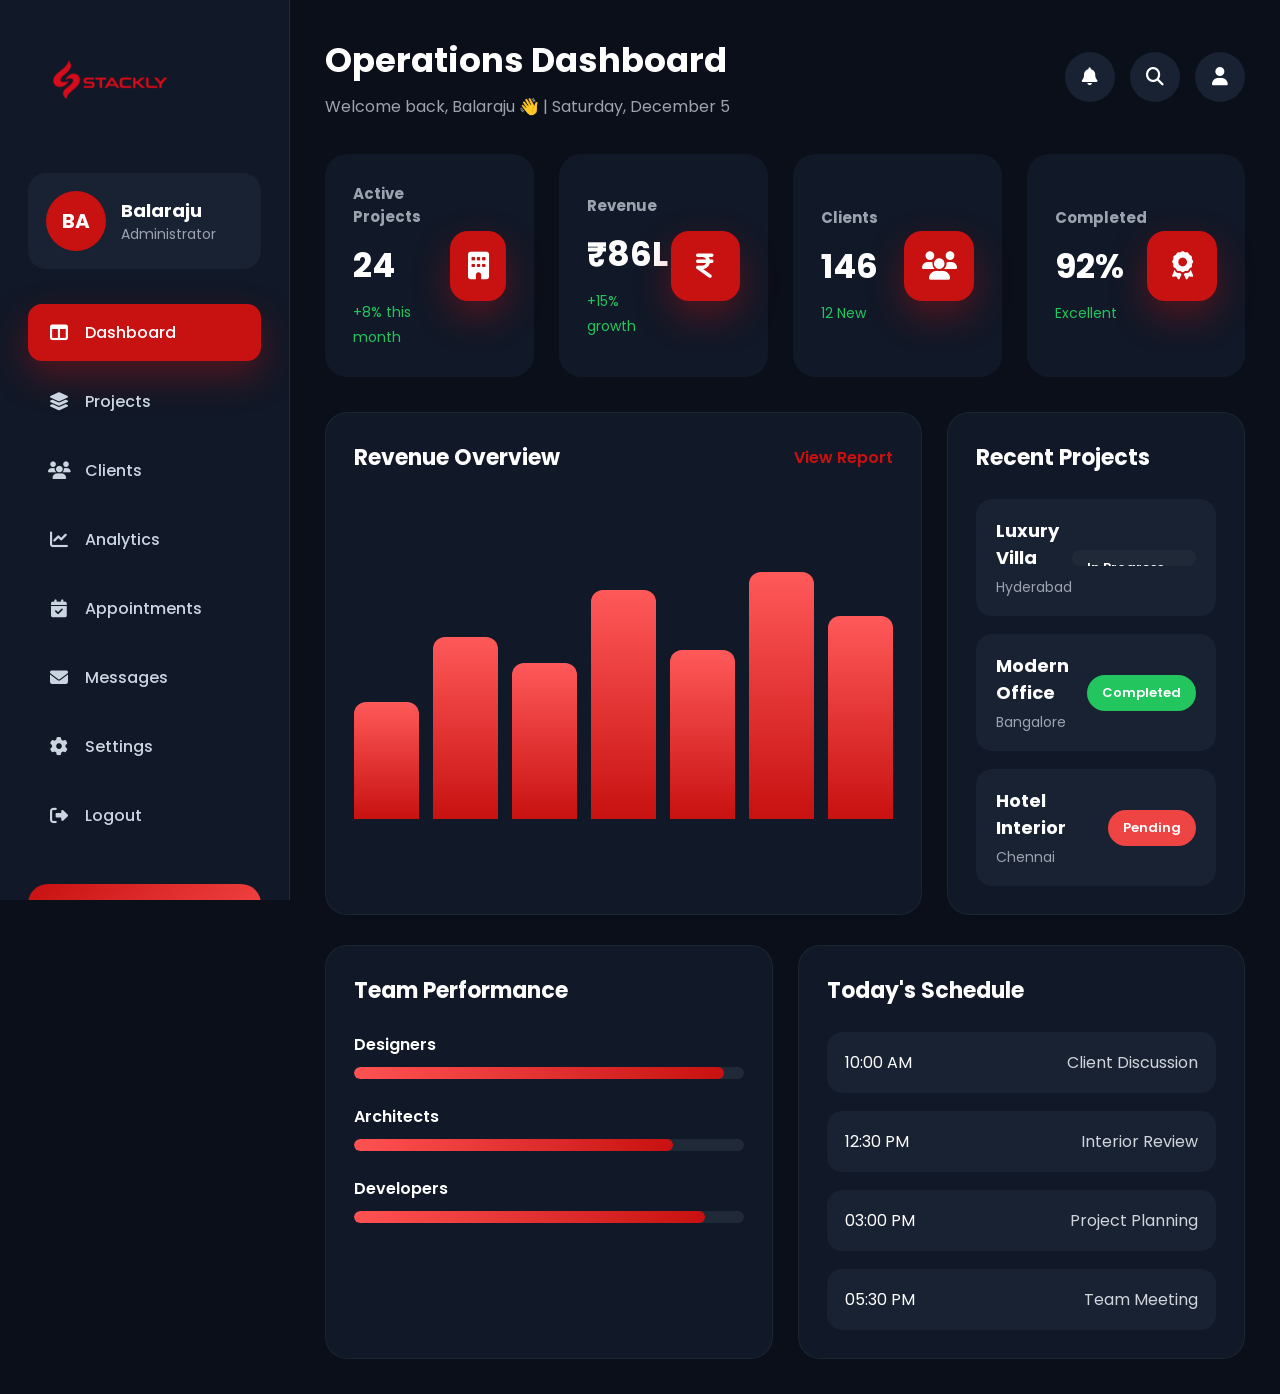
<file: admin-dashboard.html>
<!DOCTYPE html>
<html lang="en">

<head>

    <meta charset="UTF-8">

    <meta name="viewport"
          content="width=device-width, initial-scale=1.0">

    <title>Admin Dashboard | Stackly Interior Atelier</title>

    <!-- Google Font -->

    <link rel="preconnect"
          href="https://fonts.googleapis.com">

    <link rel="preconnect"
          href="https://fonts.gstatic.com"
          crossorigin>

    <link href="https://fonts.googleapis.com/css2?family=Poppins:wght@300;400;500;600;700;800&display=swap"
          rel="stylesheet">

    <!-- Font Awesome -->

    <link rel="stylesheet"
          href="https://cdnjs.cloudflare.com/ajax/libs/font-awesome/6.7.2/css/all.min.css">

    <!-- CSS -->

    <link rel="stylesheet"
          href="css/admin-dashboard.css">

</head>

<body>

<!--=========================================
        MOBILE MENU
==========================================-->

<button id="menuToggle"
        class="menu-toggle">

    <i class="fa-solid fa-bars"></i>

</button>

<!--=========================================
        OVERLAY
==========================================-->

<div class="sidebar-overlay"></div>

<!--=========================================
        DASHBOARD
==========================================-->

<div class="dashboard">

<!--=========================================
        SIDEBAR
==========================================-->

<aside class="sidebar">

<div class="sidebar-top">

<a href="admin-dashboard.html"
   class="logo">

<img src="images/red-logo.webp"
     alt="Stackly Logo">

</a>

<button class="close-sidebar">

<i class="fa-solid fa-xmark"></i>

</button>

</div>

<!-- USER -->

<div class="user-box">

<div class="user-avatar">

BA

</div>

<div class="user-info">

<h3>

Balaraju

</h3>

<p>

Administrator

</p>

</div>

</div>

<!-- MENU -->

<ul class="sidebar-menu">

<li class="active">

<a href="admin-dashboard.html">

<i class="fa-solid fa-table-columns"></i>

Dashboard

</a>

</li>

<li>

<a href="404.html">

<i class="fa-solid fa-layer-group"></i>

Projects

</a>

</li>

<li>

<a href="404.html">

<i class="fa-solid fa-users"></i>

Clients

</a>

</li>

<li>

<a href="404.html">

<i class="fa-solid fa-chart-line"></i>

Analytics

</a>

</li>

<li>

<a href="404.html">

<i class="fa-solid fa-calendar-check"></i>

Appointments

</a>

</li>

<li>

<a href="404.html">

<i class="fa-solid fa-envelope"></i>

Messages

</a>

</li>

<li>

<a href="404.html">

<i class="fa-solid fa-gear"></i>

Settings

</a>

</li>

<li>

<a href="index.html">

<i class="fa-solid fa-right-from-bracket"></i>

Logout

</a>

</li>

</ul>

<div class="sidebar-card">

<h4>

Stackly Interior

</h4>

<p>

Luxury Design Dashboard

</p>

</div>

</aside>

<!--=========================================
        MAIN CONTENT
==========================================-->

<main class="main-content">

<!-- HEADER -->

<header class="dashboard-header">

<div>

<h1>

Operations Dashboard

</h1>

<p>

Welcome back, Balaraju 👋

</p>

</div>

<div class="header-actions">

    <button onclick="window.location.href='404.html'">

        <i class="fa-solid fa-bell"></i>

    </button>

    <button onclick="window.location.href='404.html'">

        <i class="fa-solid fa-magnifying-glass"></i>

    </button>

    <button onclick="window.location.href='404.html'">

        <i class="fa-solid fa-user"></i>

    </button>

</div>
</header>



<!-- STATS -->

<section class="stats-grid">

<div class="stat-card">

<div>

<h5>

Active Projects

</h5>

<h2>

24

</h2>

<span>

+8% this month

</span>

</div>

<i class="fa-solid fa-building"></i>

</div>

<div class="stat-card">

<div>

<h5>

Revenue

</h5>

<h2>

₹8.6L

</h2>

<span>

+15% growth

</span>

</div>

<i class="fa-solid fa-indian-rupee-sign"></i>

</div>

<div class="stat-card">

<div>

<h5>

Clients

</h5>

<h2>

146

</h2>

<span>

12 New

</span>

</div>

<i class="fa-solid fa-users"></i>

</div>

<div class="stat-card">

<div>

<h5>

Completed

</h5>

<h2>

92%

</h2>

<span>

Excellent

</span>

</div>

<i class="fa-solid fa-award"></i>

</div>

</section>
<!--=========================================
        DASHBOARD CONTENT
==========================================-->

<section class="dashboard-grid">

    <!--=========================
            Revenue
    ==========================-->

    <div class="dashboard-card revenue-card">

        <div class="card-header">

            <h3>

                Revenue Overview

            </h3>

            <a href="404.html">

                View Report

            </a>

        </div>

        <div class="chart-placeholder">

            <div class="chart-bars">

                <span style="height:45%"></span>

                <span style="height:70%"></span>

                <span style="height:60%"></span>

                <span style="height:88%"></span>

                <span style="height:65%"></span>

                <span style="height:95%"></span>

                <span style="height:78%"></span>

            </div>

        </div>

    </div>

    <!--=========================
            Recent Projects
    ==========================-->

    <div class="dashboard-card">

        <div class="card-header">

            <h3>

                Recent Projects

            </h3>

        </div>

        <div class="project-list">

            <div class="project-item">

                <div>

                    <h4>

                        Luxury Villa

                    </h4>

                    <p>

                        Hyderabad

                    </p>

                </div>

                <span class="status progress">

                    In Progress

                </span>

            </div>

            <div class="project-item">

                <div>

                    <h4>

                        Modern Office

                    </h4>

                    <p>

                        Bangalore

                    </p>

                </div>

                <span class="status completed">

                    Completed

                </span>

            </div>

            <div class="project-item">

                <div>

                    <h4>

                        Hotel Interior

                    </h4>

                    <p>

                        Chennai

                    </p>

                </div>

                <span class="status pending">

                    Pending

                </span>

            </div>

        </div>

    </div>

</section>

<!--=========================================
        LOWER GRID
==========================================-->

<section class="bottom-grid">

    <!--=========================
            Team
    ==========================-->

    <div class="dashboard-card">

        <div class="card-header">

            <h3>

                Team Performance

            </h3>

        </div>

        <div class="progress-item">

            <span>

                Designers

            </span>

            <div class="progress">

                <div style="width:95%"></div>

            </div>

        </div>

        <div class="progress-item">

            <span>

                Architects

            </span>

            <div class="progress">

                <div style="width:82%"></div>

            </div>

        </div>

        <div class="progress-item">

            <span>

                Developers

            </span>

            <div class="progress">

                <div style="width:90%"></div>

            </div>

        </div>

    </div>

    <!--=========================
            Meetings
    ==========================-->

    <div class="dashboard-card">

        <div class="card-header">

            <h3>

                Today's Schedule

            </h3>

        </div>

        <ul class="meeting-list">

            <li>

                10:00 AM

                <span>

                    Client Discussion

                </span>

            </li>

            <li>

                12:30 PM

                <span>

                    Interior Review

                </span>

            </li>

            <li>

                03:00 PM

                <span>

                    Project Planning

                </span>

            </li>

            <li>

                05:30 PM

                <span>

                    Team Meeting

                </span>

            </li>

        </ul>

    </div>

</section>

</main>

</div>

<script src="js/admin-dashboard.js"></script>

</body>

</html>
</file>
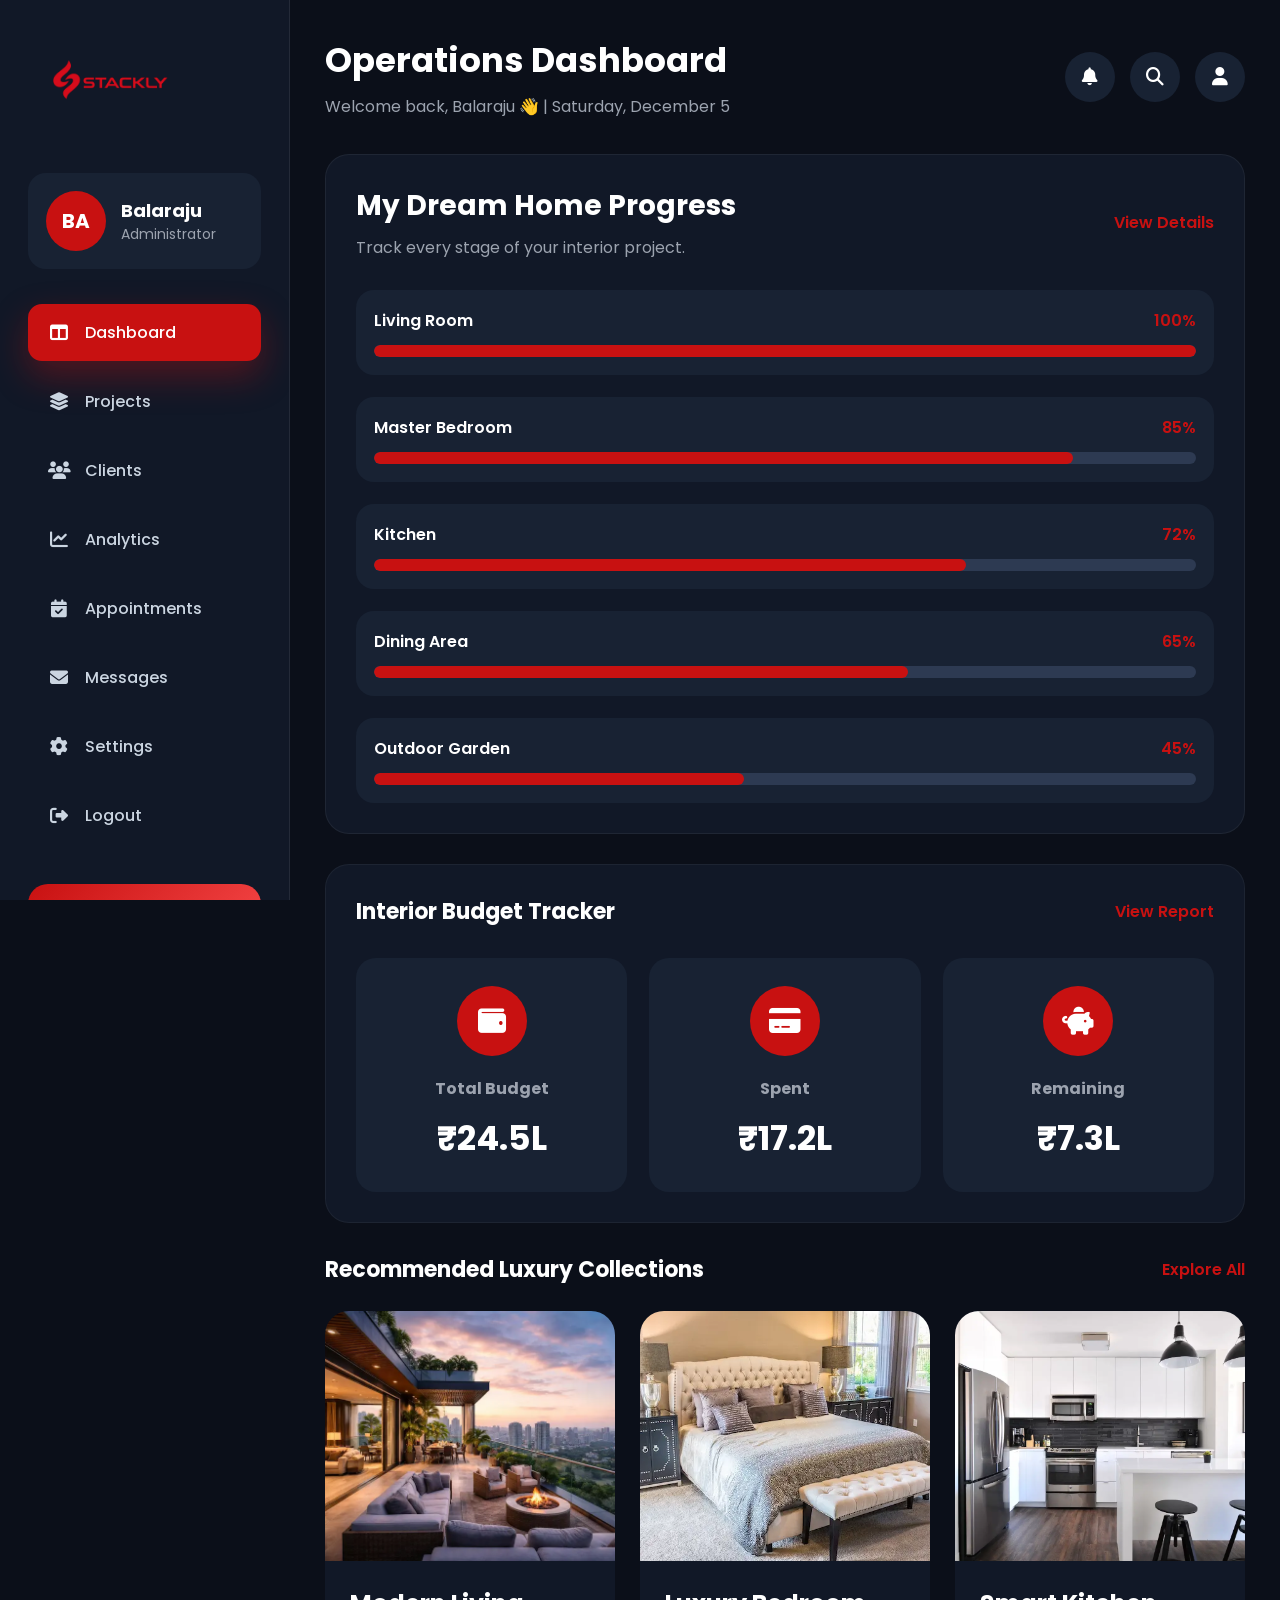
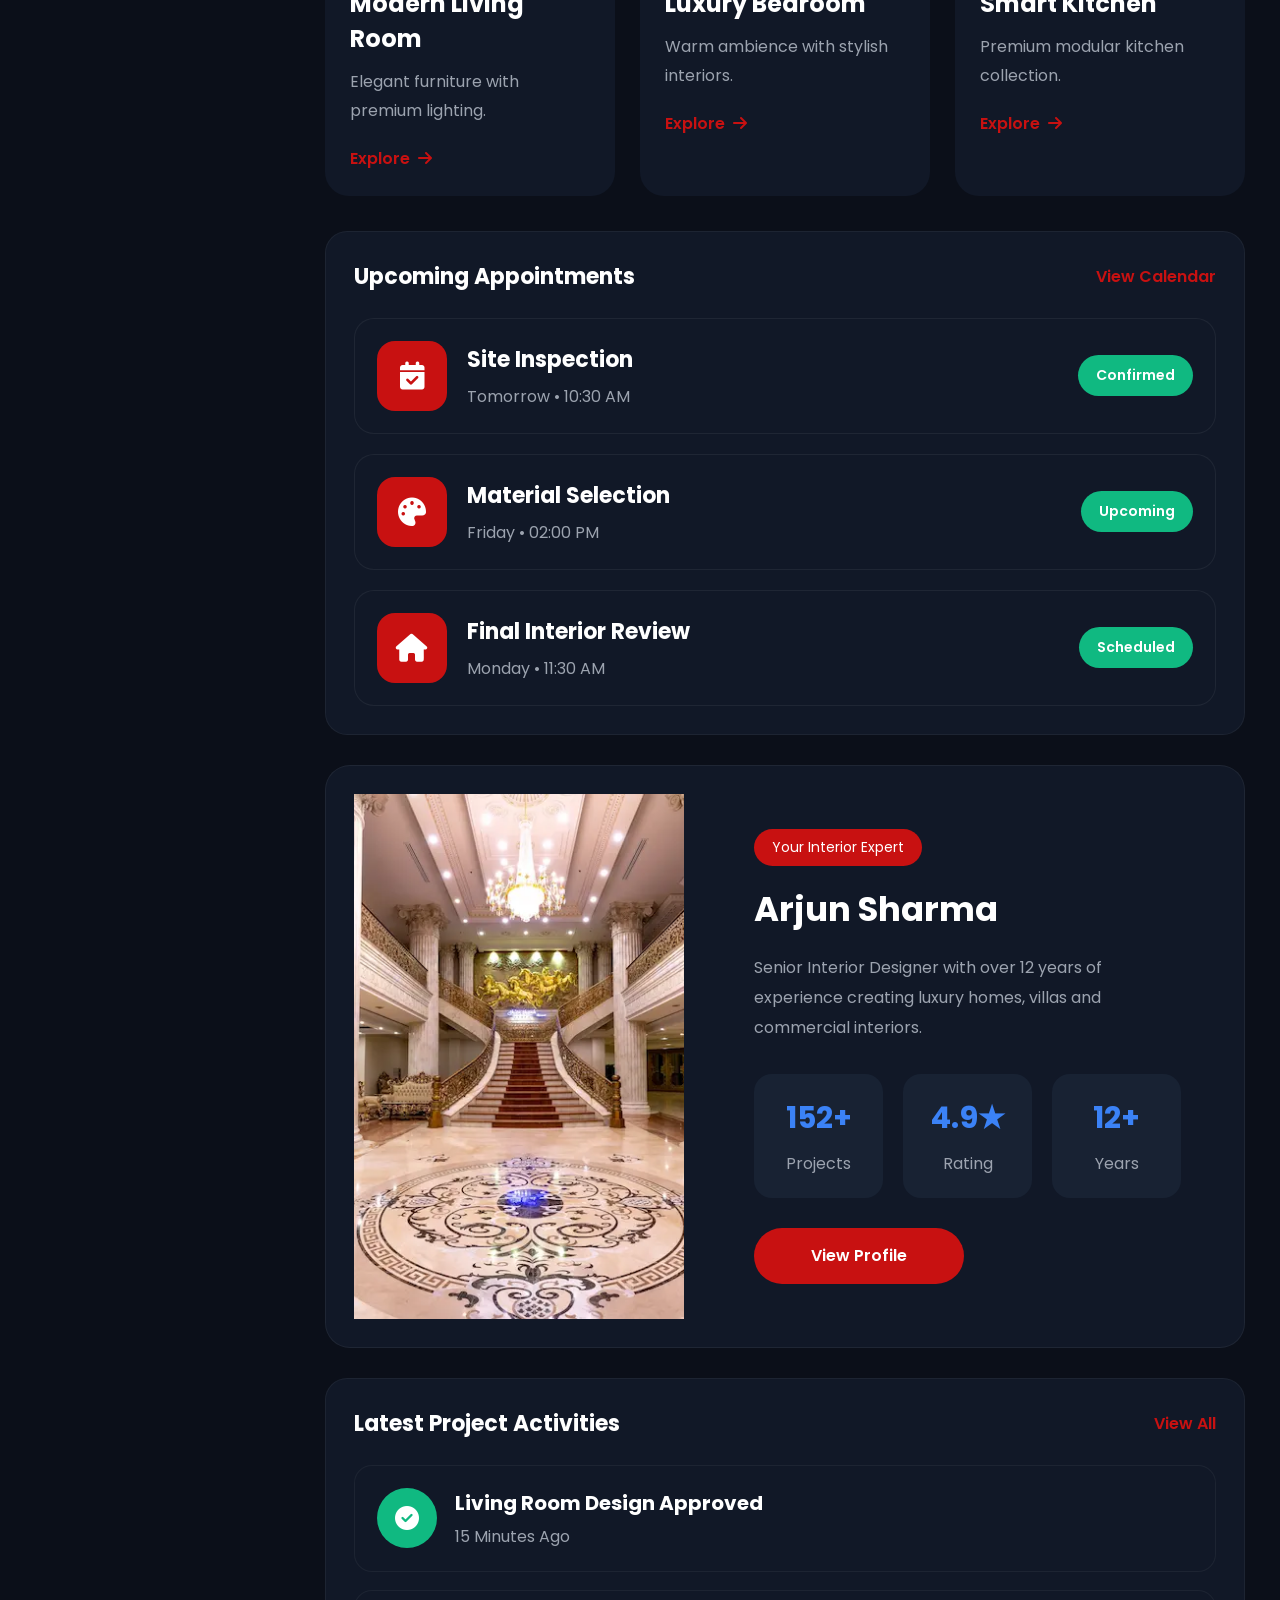
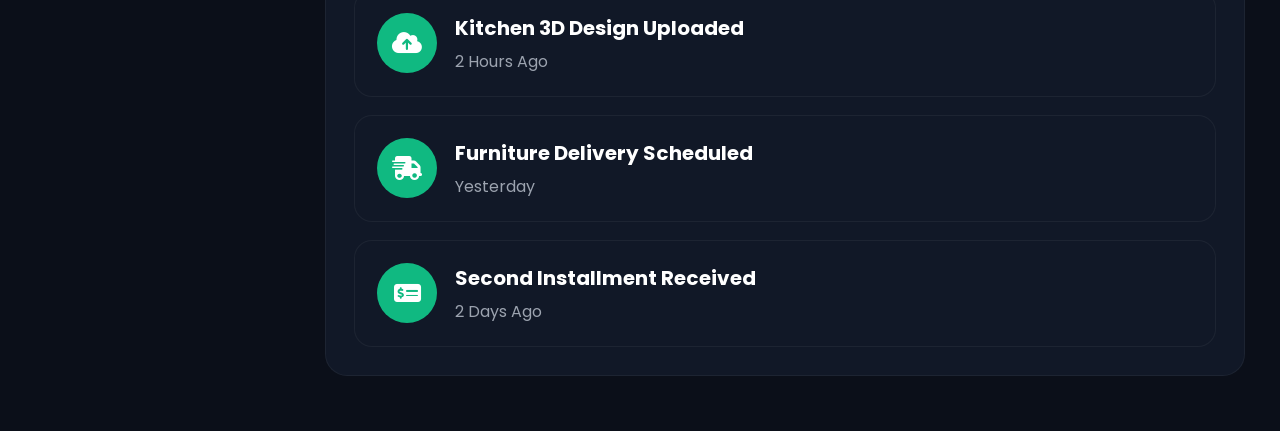
<file: client-dashboard.html>
<!DOCTYPE html>
<html lang="en">

<head>

    <meta charset="UTF-8">

    <meta name="viewport"
          content="width=device-width, initial-scale=1.0">

    <title>Admin Dashboard | Stackly Interior Atelier</title>

    <!-- Google Font -->

    <link rel="preconnect"
          href="https://fonts.googleapis.com">

    <link rel="preconnect"
          href="https://fonts.gstatic.com"
          crossorigin>

    <link href="https://fonts.googleapis.com/css2?family=Poppins:wght@300;400;500;600;700;800&display=swap"
          rel="stylesheet">

    <!-- Font Awesome -->

    <link rel="stylesheet"
          href="https://cdnjs.cloudflare.com/ajax/libs/font-awesome/6.7.2/css/all.min.css">

    <!-- CSS -->

    <link rel="stylesheet"
          href="css/admin-dashboard.css">

</head>

<body>

<!--=========================================
        MOBILE MENU
==========================================-->

<button id="menuToggle"
        class="menu-toggle">

    <i class="fa-solid fa-bars"></i>

</button>

<!--=========================================
        OVERLAY
==========================================-->

<div class="sidebar-overlay"></div>

<!--=========================================
        DASHBOARD
==========================================-->

<div class="dashboard">

<!--=========================================
        SIDEBAR
==========================================-->

<aside class="sidebar">

<div class="sidebar-top">

<a href="admin-dashboard.html"
   class="logo">

<img src="images/red-logo.webp"
     alt="Stackly Logo">

</a>

<button class="close-sidebar">

<i class="fa-solid fa-xmark"></i>

</button>

</div>

<!-- USER -->

<div class="user-box">

<div class="user-avatar">

BA

</div>

<div class="user-info">

<h3>

Balaraju

</h3>

<p>

Administrator

</p>

</div>

</div>

<!-- MENU -->

<ul class="sidebar-menu">

<li class="active">

<a href="admin-dashboard.html">

<i class="fa-solid fa-table-columns"></i>

Dashboard

</a>

</li>

<li>

<a href="404.html">

<i class="fa-solid fa-layer-group"></i>

Projects

</a>

</li>

<li>

<a href="404.html">

<i class="fa-solid fa-users"></i>

Clients

</a>

</li>

<li>

<a href="404.html">

<i class="fa-solid fa-chart-line"></i>

Analytics

</a>

</li>

<li>

<a href="404.html">

<i class="fa-solid fa-calendar-check"></i>

Appointments

</a>

</li>

<li>

<a href="404.html">

<i class="fa-solid fa-envelope"></i>

Messages

</a>

</li>

<li>

<a href="404.html">

<i class="fa-solid fa-gear"></i>

Settings

</a>

</li>

<li>

<a href="index.html">

<i class="fa-solid fa-right-from-bracket"></i>

Logout

</a>

</li>

</ul>

<div class="sidebar-card">

<h4>

Stackly Interior

</h4>

<p>

Luxury Design Dashboard

</p>

</div>

</aside>

<!--=========================================
        MAIN CONTENT
==========================================-->

<main class="main-content">

<!-- HEADER -->

<header class="dashboard-header">

<div>

<h1>

Operations Dashboard

</h1>

<p>

Welcome back, Balaraju 👋

</p>

</div>

<div class="header-actions">

    <button onclick="window.location.href='404.html'">

        <i class="fa-solid fa-bell"></i>

    </button>

    <button onclick="window.location.href='404.html'">

        <i class="fa-solid fa-magnifying-glass"></i>

    </button>

    <button onclick="window.location.href='404.html'">

        <i class="fa-solid fa-user"></i>

    </button>

</div>


</header>


<!--=========================================
        SECTION 1
        MY DREAM HOME PROGRESS
==========================================-->

<section class="client-progress-section">

    <div class="dashboard-card progress-card">

        <div class="card-header">

            <div>

                <h3>My Dream Home Progress</h3>

                <p>Track every stage of your interior project.</p>

            </div>

            <a href="404.html">

                View Details

            </a>

        </div>

        <div class="room-progress">

            <div class="room-item">

                <div class="room-title">

                    <span>Living Room</span>

                    <span>100%</span>

                </div>

                <div class="progress">

                    <div style="width:100%;"></div>

                </div>

            </div>

            <div class="room-item">

                <div class="room-title">

                    <span>Master Bedroom</span>

                    <span>85%</span>

                </div>

                <div class="progress">

                    <div style="width:85%;"></div>

                </div>

            </div>

            <div class="room-item">

                <div class="room-title">

                    <span>Kitchen</span>

                    <span>72%</span>

                </div>

                <div class="progress">

                    <div style="width:72%;"></div>

                </div>

            </div>

            <div class="room-item">

                <div class="room-title">

                    <span>Dining Area</span>

                    <span>65%</span>

                </div>

                <div class="progress">

                    <div style="width:65%;"></div>

                </div>

            </div>

            <div class="room-item">

                <div class="room-title">

                    <span>Outdoor Garden</span>

                    <span>45%</span>

                </div>

                <div class="progress">

                    <div style="width:45%;"></div>

                </div>

            </div>

        </div>

    </div>

</section>

<!--=========================================
        SECTION 2
        BUDGET TRACKER
==========================================-->

<section class="budget-section">

    <div class="dashboard-card budget-card">

        <div class="card-header">

            <h3>

                Interior Budget Tracker

            </h3>

            <a href="404.html">

                View Report

            </a>

        </div>

        <div class="budget-grid">

            <div class="budget-box">

                <i class="fa-solid fa-wallet"></i>

                <h4>Total Budget</h4>

                <h2>₹24.5L</h2>

            </div>

            <div class="budget-box">

                <i class="fa-solid fa-credit-card"></i>

                <h4>Spent</h4>

                <h2>₹17.2L</h2>

            </div>

            <div class="budget-box">

                <i class="fa-solid fa-piggy-bank"></i>

                <h4>Remaining</h4>

                <h2>₹7.3L</h2>

            </div>

        </div>

    </div>

</section>

<!--=========================================
        SECTION 3
        DESIGN COLLECTIONS
==========================================-->

<section class="design-gallery">

    <div class="card-header">

        <h3>

            Recommended Luxury Collections

        </h3>

        <a href="404.html">

            Explore All

        </a>

    </div>

    <div class="gallery-grid">

        <div class="design-card">

            <img src="images/pent-house.webp"
                 alt="Living Room">

            <div class="design-content">

                <h4>

                    Modern Living Room

                </h4>

                <p>

                    Elegant furniture with premium lighting.

                </p>

                <a href="404.html">

                    Explore

                    <i class="fa-solid fa-arrow-right"></i>

                </a>

            </div>

        </div>

        <div class="design-card">

            <img src="images/bedroom.webp"
                 alt="Bedroom">

            <div class="design-content">

                <h4>

                    Luxury Bedroom

                </h4>

                <p>

                    Warm ambience with stylish interiors.

                </p>

                <a href="404.html">

                    Explore

                    <i class="fa-solid fa-arrow-right"></i>

                </a>

            </div>

        </div>

        <div class="design-card">

            <img src="images/kitchen.webp"
                 alt="Kitchen">

            <div class="design-content">

                <h4>

                    Smart Kitchen

                </h4>

                <p>

                    Premium modular kitchen collection.

                </p>

                <a href="404.html">

                    Explore

                    <i class="fa-solid fa-arrow-right"></i>

                </a>

            </div>

        </div>

    </div>

</section>
<!--=========================================
        SECTION 4
        UPCOMING APPOINTMENTS
==========================================-->

<section class="appointments-section">

    <div class="dashboard-card">

        <div class="card-header">

            <h3>

                Upcoming Appointments

            </h3>

            <a href="404.html">

                View Calendar

            </a>

        </div>

        <div class="appointment-list">

            <div class="appointment-item">

                <div class="appointment-icon">

                    <i class="fa-solid fa-calendar-check"></i>

                </div>

                <div class="appointment-info">

                    <h4>

                        Site Inspection

                    </h4>

                    <p>

                        Tomorrow • 10:30 AM

                    </p>

                </div>

                <span class="appointment-status">

                    Confirmed

                </span>

            </div>

            <div class="appointment-item">

                <div class="appointment-icon">

                    <i class="fa-solid fa-palette"></i>

                </div>

                <div class="appointment-info">

                    <h4>

                        Material Selection

                    </h4>

                    <p>

                        Friday • 02:00 PM

                    </p>

                </div>

                <span class="appointment-status">

                    Upcoming

                </span>

            </div>

            <div class="appointment-item">

                <div class="appointment-icon">

                    <i class="fa-solid fa-house"></i>

                </div>

                <div class="appointment-info">

                    <h4>

                        Final Interior Review

                    </h4>

                    <p>

                        Monday • 11:30 AM

                    </p>

                </div>

                <span class="appointment-status">

                    Scheduled

                </span>

            </div>

        </div>

    </div>

</section>

<!--=========================================
        SECTION 5
        ASSIGNED DESIGNER
==========================================-->

<section class="designer-section">

    <div class="dashboard-card designer-card">

        <div class="designer-left">

            <img src="images/interior-img.webp"
                 alt="Designer">

        </div>

        <div class="designer-right">

            <span class="designer-tag">

                Your Interior Expert

            </span>

            <h3>

                Arjun Sharma

            </h3>

            <p>

                Senior Interior Designer with over 12 years
                of experience creating luxury homes,
                villas and commercial interiors.

            </p>

            <div class="designer-stats">

                <div>

                    <h4>

                        152+

                    </h4>

                    <span>

                        Projects

                    </span>

                </div>

                <div>

                    <h4>

                        4.9★

                    </h4>

                    <span>

                        Rating

                    </span>

                </div>

                <div>

                    <h4>

                        12+

                    </h4>

                    <span>

                        Years

                    </span>

                </div>

            </div>

            <a href="404.html"
               class="designer-btn">

                View Profile

            </a>

        </div>

    </div>

</section>

<!--=========================================
        SECTION 6
        LATEST ACTIVITIES
==========================================-->

<section class="activity-section">

    <div class="dashboard-card">

        <div class="card-header">

            <h3>

                Latest Project Activities

            </h3>

            <a href="404.html">

                View All

            </a>

        </div>

        <div class="activity-list">

            <div class="activity-item">

                <i class="fa-solid fa-circle-check"></i>

                <div>

                    <h4>

                        Living Room Design Approved

                    </h4>

                    <p>

                        15 Minutes Ago

                    </p>

                </div>

            </div>

            <div class="activity-item">

                <i class="fa-solid fa-cloud-arrow-up"></i>

                <div>

                    <h4>

                        Kitchen 3D Design Uploaded

                    </h4>

                    <p>

                        2 Hours Ago

                    </p>

                </div>

            </div>

            <div class="activity-item">

                <i class="fa-solid fa-truck-fast"></i>

                <div>

                    <h4>

                        Furniture Delivery Scheduled

                    </h4>

                    <p>

                        Yesterday

                    </p>

                </div>

            </div>

            <div class="activity-item">

                <i class="fa-solid fa-money-check-dollar"></i>

                <div>

                    <h4>

                        Second Installment Received

                    </h4>

                    <p>

                        2 Days Ago

                    </p>

                </div>

            </div>

        </div>

    </div>

</section>






</main>

</div>

<script src="js/admin-dashboard.js"></script>

</body>

</html>
</file>
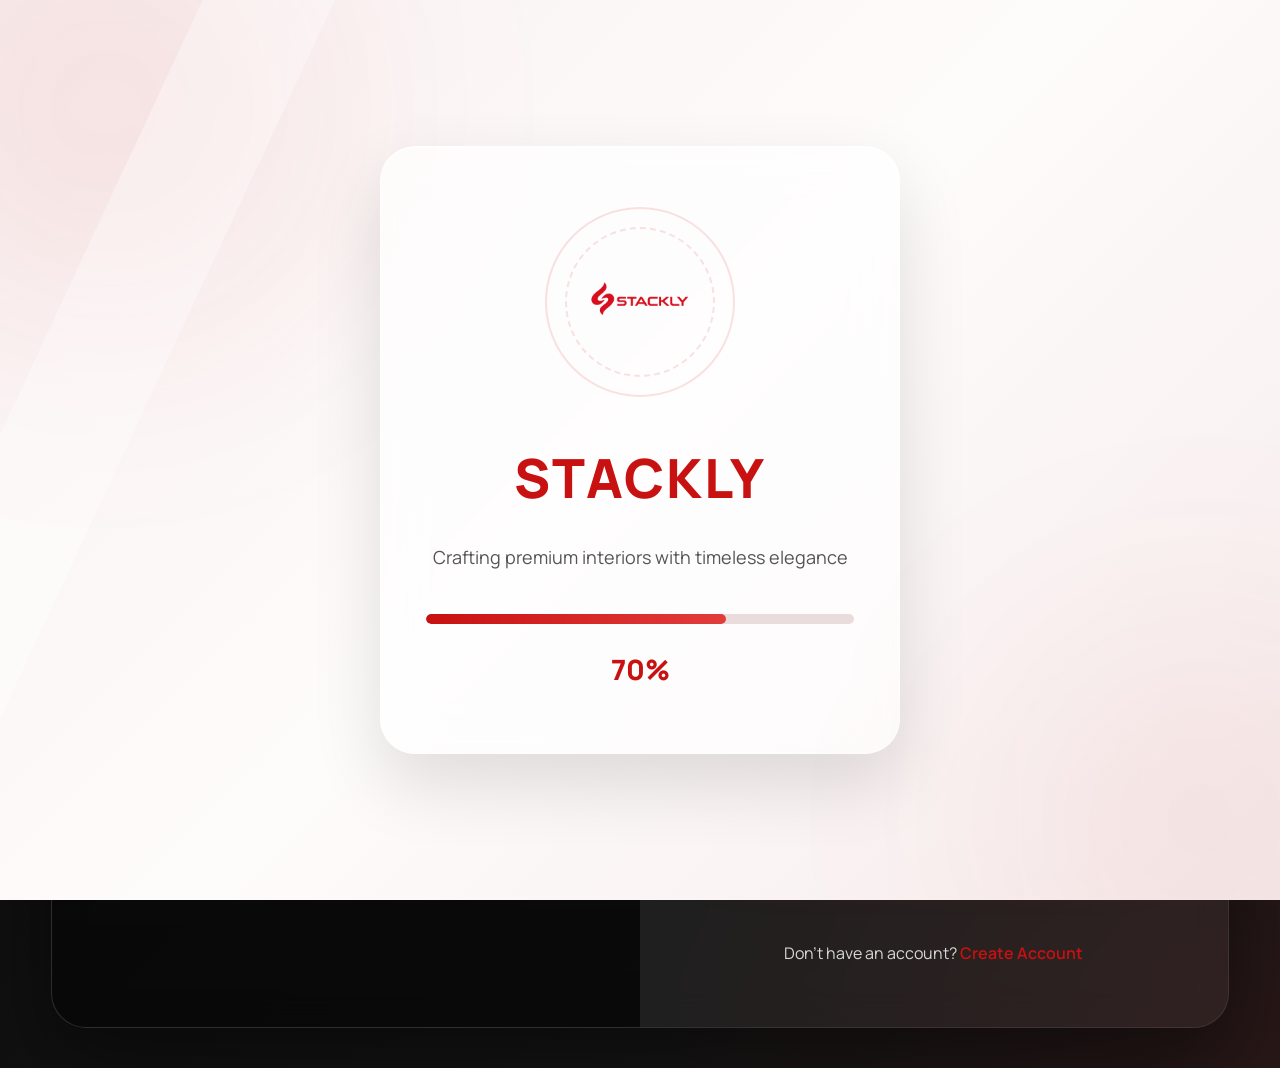
<file: login.html>
<!DOCTYPE html>
<html lang="en">

<head>

    <meta charset="UTF-8">

    <meta name="viewport"
          content="width=device-width, initial-scale=1.0">

    <title>Login | Stackly Interior Atelier</title>

    <!-- Google Font -->

    <link rel="preconnect"
          href="https://fonts.googleapis.com">

    <link rel="preconnect"
          href="https://fonts.gstatic.com"
          crossorigin>

    <link href="https://fonts.googleapis.com/css2?family=Poppins:wght@300;400;500;600;700;800&display=swap"
          rel="stylesheet">

    <!-- Font Awesome -->

    <link rel="stylesheet"
          href="https://cdnjs.cloudflare.com/ajax/libs/font-awesome/6.7.2/css/all.min.css">

    <!-- CSS -->

    <link rel="stylesheet"
          href="css/login.css">
   <link rel="stylesheet" href="css/style.css">
</head>

<body>

<div id="loader">

    <div class="loader-card">

        <div class="loader-circle">

            <div class="circle-ring"></div>

            <div class="circle-ring ring-two"></div>

            <img src="images/red-logo.webp"
                 class="loader-logo"
                 alt="Stackly">

        </div>

        <h1>STACKLY</h1>

        <p>

            Crafting premium interiors with timeless elegance

        </p>

        <div class="loader-progress">

            <div class="loader-progress-fill"></div>

        </div>

        <span id="loading-count">0%</span>

    </div>

</div>





<!--=========================================
            BACKGROUND SHAPES
==========================================-->

<div class="login-bg">

    <span></span>
    <span></span>
    <span></span>
    <span></span>

</div>

<!--=========================================
            LOGIN SECTION
==========================================-->

<section class="login-section">

<div class="container">

<div class="login-wrapper">

<!--===========================
        LEFT SIDE
============================-->

<div class="login-left">

<div class="login-image">

<img src="images/design.webp"
     alt="Luxury Interior">

</div>

<div class="login-overlay">

<h2>

Luxury Interior
Experience

</h2>

<p>

Crafting timeless spaces with
creativity, elegance and
premium craftsmanship.

</p>

</div>

</div>

<!--===========================
        RIGHT SIDE
============================-->

<div class="login-right">

<div class="login-box">

<img src="images/red-logo.webp"
     class="login-logo"
     alt="Logo">

<h2>

Welcome Back

</h2>

<p>

Login to continue your
dashboard.

</p>

<!--===========================
      ACCOUNT TYPE
============================-->

<div class="account-type">

<div class="type-card active"
     data-role="admin">

<i class="fa-solid fa-user-shield"></i>

<span>

Admin

</span>

</div>

<div class="type-card"
     data-role="client">

<i class="fa-solid fa-user"></i>

<span>

Client

</span>

</div>

</div>

<!--===========================
        LOGIN FORM
============================-->

<form id="loginForm"
      novalidate>

<input type="hidden"
       id="userRole"
       value="admin">

<!-- Email -->

<div class="input-group">

<i class="fa-solid fa-envelope"></i>

<input
type="email"
id="email"
placeholder="Email Address">

<small id="emailError"
       class="error-message"></small>

</div>

<!-- Password -->

<div class="input-group password-group">

<i class="fa-solid fa-lock"></i>

<input
type="password"
id="password"
placeholder="Password">

<button
type="button"
id="togglePassword"
class="toggle-password">

<i class="fa-solid fa-eye"></i>

</button>

<small id="passwordError"
       class="error-message"></small>

</div>

<!-- Remember -->

<div class="remember-box">

<label>

<input
type="checkbox">

Remember Me

</label>

<a href="404.html">

Forgot Password?

</a>

</div>

<!-- Login Button -->

<button
type="submit"
class="login-btn">

<span>

Login

</span>

<i class="fa-solid fa-arrow-right"></i>

</button>

<p id="successMessage"
   class="success-message"></p>

<!-- Bottom Link -->

<div class="login-footer">

<p>

Don't have an account?

<a href="signup.html">

Create Account

</a>

</p>

</div>
</form>

</div>

</div>

</div>

</section>

<!--===========================
        JAVASCRIPT
============================-->

<script src="js/login.js"></script>

</body>

</html>
</file>
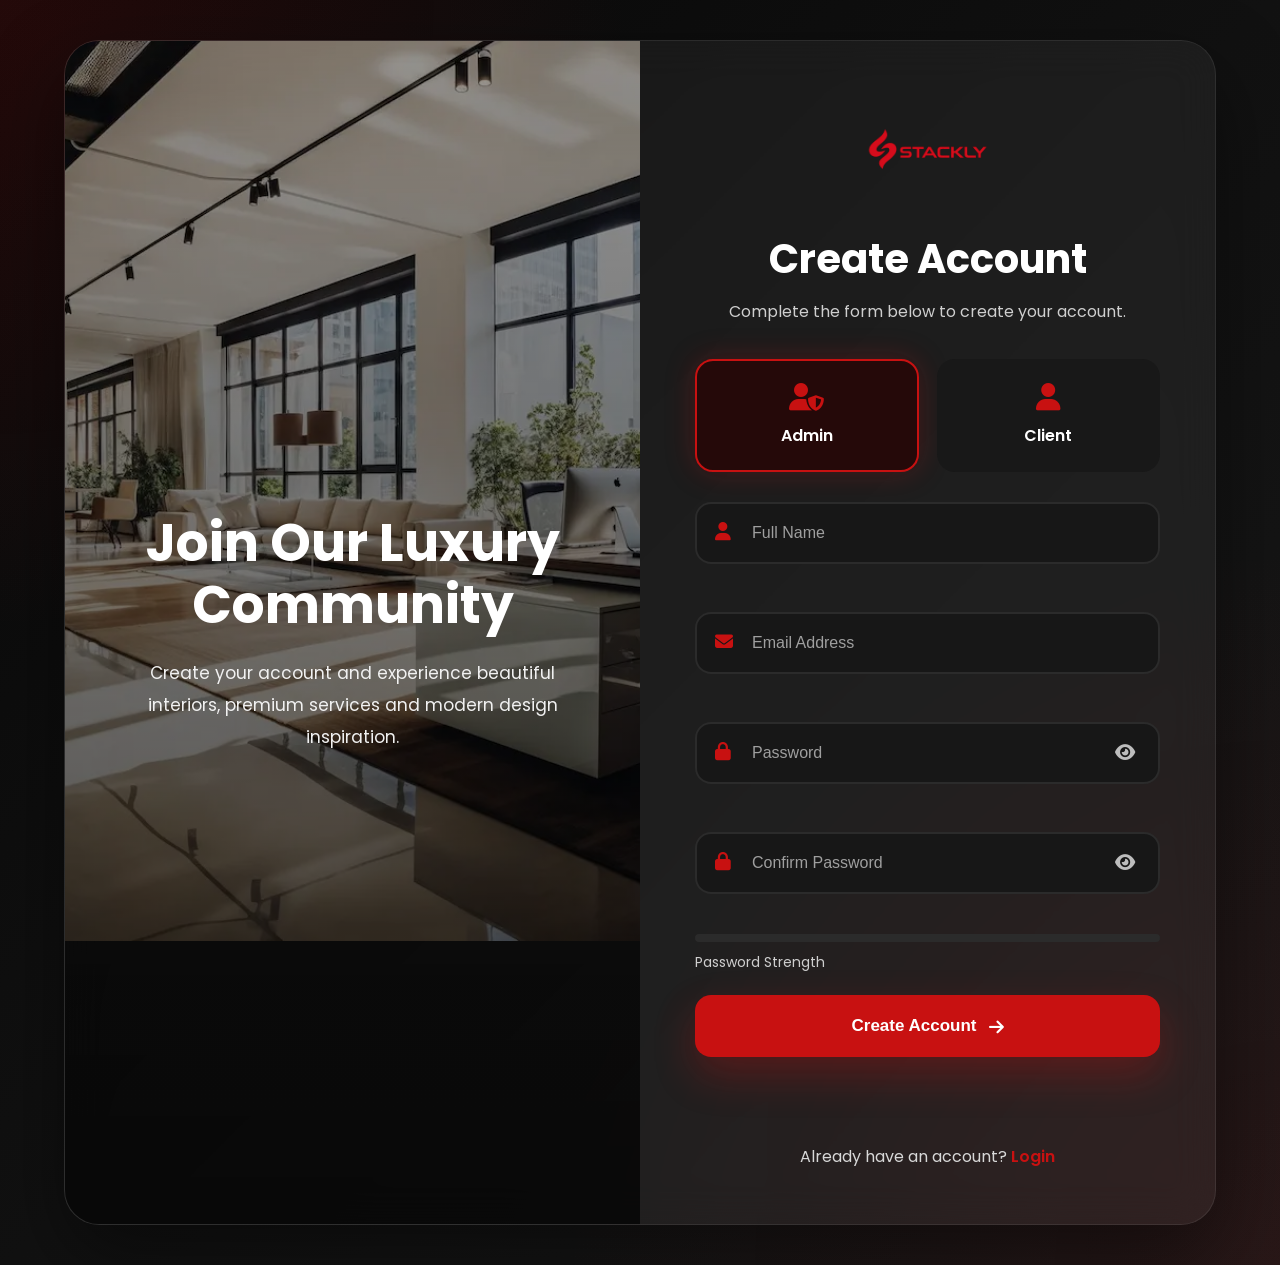
<file: signup.html>
<!DOCTYPE html>
<html lang="en">

<head>

    <meta charset="UTF-8">

    <meta name="viewport"
          content="width=device-width, initial-scale=1.0">

    <title>Create Account | Stackly Interior Atelier</title>

    <!-- Google Font -->

    <link rel="preconnect"
          href="https://fonts.googleapis.com">

    <link rel="preconnect"
          href="https://fonts.gstatic.com"
          crossorigin>

    <link href="https://fonts.googleapis.com/css2?family=Poppins:wght@300;400;500;600;700;800&display=swap"
          rel="stylesheet">

    <!-- Font Awesome -->

    <link rel="stylesheet"
          href="https://cdnjs.cloudflare.com/ajax/libs/font-awesome/6.7.2/css/all.min.css">

    <!-- CSS -->

    <link rel="stylesheet"
          href="css/signup.css">

</head>

<body>

<!--=========================================
        BACKGROUND
==========================================-->

<div class="signup-bg">

    <span></span>
    <span></span>
    <span></span>
    <span></span>

</div>

<!--=========================================
        SIGNUP SECTION
==========================================-->

<section class="signup-section">

<div class="container">

<div class="signup-wrapper">

<!--==============================
        LEFT IMAGE
===============================-->

<div class="signup-left">

<div class="signup-image">

<img src="images/office-interior.webp"
     alt="Luxury Interior">

</div>

<div class="signup-overlay">

<h2>

Join Our
Luxury Community

</h2>

<p>

Create your account and experience
beautiful interiors, premium services
and modern design inspiration.

</p>

</div>

</div>

<!--==============================
        RIGHT
===============================-->

<div class="signup-right">

<div class="signup-box">

<img src="images/red-logo.webp"
     class="signup-logo"
     alt="Logo">

<h2>

Create Account

</h2>

<p>

Complete the form below to
create your account.

</p>

<!--==============================
        ACCOUNT TYPE
===============================-->

<div class="account-type">

<div class="type-card active"
     data-role="admin">

<i class="fa-solid fa-user-shield"></i>

<span>

Admin

</span>

</div>

<div class="type-card"
     data-role="client">

<i class="fa-solid fa-user"></i>

<span>

Client

</span>

</div>

</div>

<!--==============================
        SIGNUP FORM
===============================-->

<form id="signupForm"
      novalidate>

<input
type="hidden"
id="userRole"
value="admin">

<!--==============================
        FULL NAME
===============================-->

<div class="input-group">

<i class="fa-solid fa-user"></i>

<input

type="text"

id="fullName"

placeholder="Full Name">

<small

id="nameError"

class="error-message">

</small>

</div>

<!--==============================
        EMAIL
===============================-->

<div class="input-group">

<i class="fa-solid fa-envelope"></i>

<input

type="email"

id="email"

placeholder="Email Address">

<small

id="emailError"

class="error-message">

</small>

</div>

<!--==============================
        PASSWORD
===============================-->

<div class="input-group password-group">

<i class="fa-solid fa-lock"></i>

<input

type="password"

id="password"

placeholder="Password">

<button

type="button"

class="toggle-password"

id="togglePassword">

<i class="fa-solid fa-eye"></i>

</button>

<small

id="passwordError"

class="error-message">

</small>

</div>

<!--==============================
    CONFIRM PASSWORD
===============================-->

<div class="input-group password-group">

<i class="fa-solid fa-lock"></i>

<input

type="password"

id="confirmPassword"

placeholder="Confirm Password">

<button

type="button"

class="toggle-password"

id="toggleConfirm">

<i class="fa-solid fa-eye"></i>

</button>

<small

id="confirmError"

class="error-message">

</small>

</div>

<!--==============================
    PASSWORD STRENGTH
===============================-->

<div class="strength-box">

<div class="strength-bar">

<span id="strengthFill"></span>

</div>

<p id="strengthText">

Password Strength

</p>

</div>

<!--==============================
    CREATE BUTTON
===============================-->

<button

type="submit"

class="signup-btn">

<span>

Create Account

</span>

<i class="fa-solid fa-arrow-right"></i>

</button>

<p

id="successMessage"

class="success-message">

</p>

<!--==============================
        LOGIN LINK
===============================-->

<div class="signup-footer">

<p>

Already have an account?

<a href="login.html">

Login

</a>

</p>

</div>
</form>

</div>

</div>

</div>

</section>

<!--==============================
        JAVASCRIPT
===============================-->

<script src="js/signup.js"></script>

</body>

</html>
</file>
<file: css/admin-dashboard.css>
/*=========================================
        GOOGLE FONT
=========================================*/

@import url('https://fonts.googleapis.com/css2?family=Poppins:wght@300;400;500;600;700;800&display=swap');

/*=========================================
        RESET
=========================================*/

*{

    margin:0;

    padding:0;

    box-sizing:border-box;

}

body{

    font-family:'Poppins',sans-serif;

    background:#0b0f19;

    color:#fff;

    overflow-x:hidden;

}

a{

    text-decoration:none;

}

ul{

    list-style:none;

}

img{

    max-width:100%;

    display:block;

}

button{

    border:none;

    background:none;

    cursor:pointer;

}

.container{

    width:90%;

    max-width:1400px;

    margin:auto;

}

/*=========================================
        DASHBOARD
=========================================*/

.dashboard{

    display:grid;

    grid-template-columns:290px 1fr;

    min-height:100vh;

}

/*=========================================
        SIDEBAR
=========================================*/

.sidebar{

    background:#111827;

    padding:28px;

    border-right:1px solid rgba(255,255,255,.08);

    position:sticky;

    top:0;

    height:100vh;

    overflow-y:auto;

}

.sidebar-top{

    display:flex;

    justify-content:space-between;

    align-items:center;

    margin-bottom:35px;

}

.logo img{

    width:165px;

}

.close-sidebar{

    display:none;

    color:#fff;

    font-size:24px;

}

/*=========================================
        USER
=========================================*/

.user-box{

    display:flex;

    align-items:center;

    gap:15px;

    background:#182233;

    padding:18px;

    border-radius:18px;

    margin-bottom:35px;

}

.user-avatar{

    width:60px;

    height:60px;

    border-radius:50%;

    background:#c81111;

    display:flex;

    justify-content:center;

    align-items:center;

    font-weight:700;

    font-size:20px;

}

.user-info h3{

    font-size:18px;

}

.user-info p{

    color:#9ca3af;

    font-size:14px;

}

/*=========================================
        MENU
=========================================*/

.sidebar-menu{

    display:flex;

    flex-direction:column;

    gap:12px;

}

.sidebar-menu li a{

    display:flex;

    align-items:center;

    gap:15px;

    color:#cbd5e1;

    padding:16px 20px;

    border-radius:14px;

    transition:.35s;

    font-weight:500;

}

.sidebar-menu li a i{

    width:22px;

    text-align:center;

    font-size:18px;

}

.sidebar-menu li:hover a{

    background:#1f2937;

    color:#fff;

    transform:translateX(6px);

}

.sidebar-menu li.active a{

    background:#c81111;

    color:#fff;

    box-shadow:0 15px 35px rgba(200,17,17,.35);

}

/*=========================================
        SIDEBAR CARD
=========================================*/

.sidebar-card{

    margin-top:40px;

    background:linear-gradient(135deg,#c81111,#ff5252);

    padding:25px;

    border-radius:20px;

    text-align:center;

}

.sidebar-card h4{

    font-size:22px;

    margin-bottom:10px;

}

.sidebar-card p{

    font-size:14px;

    line-height:1.7;

}

/*=========================================
        MAIN
=========================================*/

.main-content{

    padding:35px;

}

/*=========================================
        HEADER
=========================================*/

.dashboard-header{

    display:flex;

    justify-content:space-between;

    align-items:center;

    margin-bottom:35px;

}

.dashboard-header h1{

    font-size:34px;

    margin-bottom:8px;

}

.dashboard-header p{

    color:#9ca3af;

}

.header-actions{

    display:flex;

    gap:15px;

}

.header-actions button{

    width:50px;

    height:50px;

    border-radius:50%;

    background:#182233;

    color:#fff;

    font-size:18px;

    transition:.35s;

}

.header-actions button:hover{

    background:#c81111;

    transform:translateY(-5px);

}

/*=========================================
        STATS
=========================================*/

.stats-grid{

    display:grid;

    grid-template-columns:repeat(4,1fr);

    gap:25px;

    margin-bottom:35px;

}

.stat-card{

    background:#111827;

    border-radius:22px;

    padding:28px;

    display:flex;

    justify-content:space-between;

    align-items:center;

    transition:.35s;

}

.stat-card:hover{

    transform:translateY(-8px);

    box-shadow:0 20px 45px rgba(0,0,0,.35);

}

.stat-card h5{

    color:#9ca3af;

    margin-bottom:12px;

    font-size:15px;

}

.stat-card h2{

    font-size:34px;

    margin-bottom:8px;

}

.stat-card span{

    color:#22c55e;

    font-size:14px;

}

.stat-card i{

    width:70px;

    height:70px;

    border-radius:18px;

    background:#c81111;

    display:flex;

    justify-content:center;

    align-items:center;

    font-size:28px;

    box-shadow:0 15px 35px rgba(200,17,17,.35);

}
/*=========================================
        DASHBOARD GRID
=========================================*/

.dashboard-grid{

    display:grid;

    grid-template-columns:2fr 1fr;

    gap:25px;

    margin-bottom:30px;

}

.bottom-grid{

    display:grid;

    grid-template-columns:1fr 1fr;

    gap:25px;

}

/*=========================================
        CARD
=========================================*/

.dashboard-card{

    background:#111827;

    border-radius:22px;

    padding:28px;

    transition:.35s;

    border:1px solid rgba(255,255,255,.05);

}

.dashboard-card:hover{

    transform:translateY(-8px);

    box-shadow:0 25px 50px rgba(0,0,0,.35);

}

.card-header{

    display:flex;

    justify-content:space-between;

    align-items:center;

    margin-bottom:25px;

}

.card-header h3{

    font-size:22px;

    font-weight:700;

}

.card-header a{

    color:#c81111;

    font-weight:600;

    transition:.3s;

}

.card-header a:hover{

    color:#fff;

}

/*=========================================
        CHART
=========================================*/

.chart-placeholder{

    height:320px;

    display:flex;

    justify-content:center;

    align-items:flex-end;

}

.chart-bars{

    width:100%;

    height:260px;

    display:flex;

    align-items:flex-end;

    justify-content:space-between;

}

.chart-bars span{

    width:12%;

    border-radius:12px 12px 0 0;

    background:linear-gradient(180deg,#ff5959,#c81111);

    animation:growBar 1.2s ease;

    transition:.35s;

}

.chart-bars span:hover{

    transform:scaleY(1.08);

}

@keyframes growBar{

    from{

        height:0;

    }

}

/*=========================================
        PROJECTS
=========================================*/

.project-list{

    display:flex;

    flex-direction:column;

    gap:18px;

}

.project-item{

    display:flex;

    justify-content:space-between;

    align-items:center;

    background:#182233;

    padding:18px 20px;

    border-radius:16px;

}

.project-item h4{

    font-size:18px;

    margin-bottom:6px;

}

.project-item p{

    color:#9ca3af;

    font-size:14px;

}

.status{

    padding:8px 15px;

    border-radius:30px;

    font-size:13px;

    font-weight:600;

}

.completed{

    background:#22c55e;

}

.progress{

    background:#f59e0b;

}

.pending{

    background:#ef4444;

}

/*=========================================
        TEAM
=========================================*/

.progress-item{

    margin-bottom:25px;

}

.progress-item span{

    display:block;

    margin-bottom:10px;

    font-weight:600;

}

.progress{

    width:100%;

    height:12px;

    background:#1f2937;

    border-radius:30px;

    overflow:hidden;

}

.progress div{

    height:100%;

    background:linear-gradient(90deg,#ff5252,#c81111);

    border-radius:30px;

    animation:progressLoad 1.4s;

}

@keyframes progressLoad{

    from{

        width:0;

    }

}

/*=========================================
        MEETING
=========================================*/

.meeting-list{

    display:flex;

    flex-direction:column;

    gap:18px;

}

.meeting-list li{

    display:flex;

    justify-content:space-between;

    align-items:center;

    background:#182233;

    padding:18px;

    border-radius:15px;

    transition:.35s;

}

.meeting-list li:hover{

    background:#c81111;

}

.meeting-list span{

    color:#d1d5db;

}

/*=========================================
        MOBILE MENU
=========================================*/

.menu-toggle{

    position:fixed;

    top:20px;

    left:20px;

    width:50px;

    height:50px;

    border-radius:14px;

    background:#c81111;

    color:#fff;

    font-size:22px;

    display:none;

    justify-content:center;

    align-items:center;

    z-index:1001;

    box-shadow:0 15px 35px rgba(200,17,17,.35);

}

.sidebar-overlay{

    position:fixed;

    inset:0;

    background:rgba(0,0,0,.6);

    opacity:0;

    visibility:hidden;

    transition:.35s;

    z-index:998;

}

.sidebar-overlay.show{

    opacity:1;

    visibility:visible;

}

/*=========================================
        TABLET
=========================================*/

@media(max-width:1100px){

.stats-grid{

    grid-template-columns:repeat(2,1fr);

}

.dashboard-grid,

.bottom-grid{

    grid-template-columns:1fr;

}

}

/*=========================================
        MOBILE
=========================================*/

@media(max-width:768px){

.dashboard{

    grid-template-columns:1fr;

}

.sidebar{

    position:fixed;

    left:-320px;

    top:0;

    width:290px;

    height:100vh;

    z-index:999;

    transition:.4s;

}

.sidebar.show{

    left:0;

}

.close-sidebar{

    display:block;

}

.menu-toggle{

    display:flex;

}

.main-content{

    padding:90px 18px 20px;

}

.dashboard-header{

    flex-direction:column;

    align-items:flex-start;

    gap:20px;

}

.stats-grid{

    grid-template-columns:1fr;

}

.header-actions{

    width:100%;

    justify-content:flex-start;

}

}

/*=========================================
        SMALL MOBILE
=========================================*/

@media(max-width:480px){

.main-content{

    padding:85px 15px 20px;

}

.dashboard-header h1{

    font-size:26px;

}

.stat-card{

    padding:20px;

}

.dashboard-card{

    padding:20px;

}

.chart-placeholder{

    height:220px;

}

.chart-bars{

    height:170px;

}

.project-item{

    flex-direction:column;

    align-items:flex-start;

    gap:12px;

}

.meeting-list li{

    flex-direction:column;

    align-items:flex-start;

    gap:8px;

}

}



/*=========================================
        CLIENT DASHBOARD
        SECTIONS 1-3
=========================================*/

/*=========================================
        PROGRESS SECTION
=========================================*/

.client-progress-section{

    margin-bottom:30px;

}

.progress-card{

    background:#111827;

    border-radius:24px;

    padding:30px;

    border:1px solid rgba(255,255,255,.06);

    transition:.4s;

}

.progress-card:hover{

    transform:translateY(-8px);

    box-shadow:0 25px 50px rgba(0,0,0,.35);

}

.progress-card .card-header{

    display:flex;

    justify-content:space-between;

    align-items:center;

    margin-bottom:30px;

}

.progress-card .card-header h3{

    font-size:28px;

    color:#fff;

}

.progress-card .card-header p{

    color:#9ca3af;

    margin-top:8px;

}

.progress-card .card-header a{

    color:#c81111;

    font-weight:600;

}

.progress-card .card-header a:hover{

    color:#fff;

}

/*=========================================
        ROOMS
=========================================*/

.room-progress{

    display:flex;

    flex-direction:column;

    gap:22px;

}

.room-item{

    background:#182233;

    padding:18px;

    border-radius:18px;

    transition:.35s;

}

.room-item:hover{

    background:#22304a;

}

.room-title{

    display:flex;

    justify-content:space-between;

    align-items:center;

    margin-bottom:12px;

    font-weight:600;

    color:#fff;

}

.room-title span:last-child{

    color:#c81111;

}

.room-item .progress{

    width:100%;

    height:12px;

    background:#2d3a52;

    border-radius:30px;

    overflow:hidden;

}

.room-item .progress div{

    height:100%;

    border-radius:30px;

    background:#c81111;

    animation:clientProgress 1.4s;

}

@keyframes clientProgress{

    from{

        width:0;

    }

}

/*=========================================
        BUDGET
=========================================*/

.budget-section{

    margin-bottom:30px;

}

.budget-card{

    background:#111827;

    border-radius:24px;

    padding:30px;

}

.budget-grid{

    display:grid;

    grid-template-columns:repeat(3,1fr);

    gap:22px;

    margin-top:30px;

}

.budget-box{

    background:#182233;

    border-radius:20px;

    padding:28px;

    text-align:center;

    transition:.35s;

}

.budget-box:hover{

    transform:translateY(-8px);

    background:#22304a;

}

.budget-box i{

    width:70px;

    height:70px;

    margin:auto;

    border-radius:50%;

    display:flex;

    justify-content:center;

    align-items:center;

    background:#c81111;

    color:#fff;

    font-size:28px;

    margin-bottom:20px;

}

.budget-box h4{

    color:#9ca3af;

    margin-bottom:12px;

}

.budget-box h2{

    color:#fff;

    font-size:34px;

}

/*=========================================
        GALLERY
=========================================*/

.design-gallery{

    margin-bottom:35px;

}

.gallery-grid{

    display:grid;

    grid-template-columns:repeat(3,1fr);

    gap:25px;

    margin-top:25px;

}

.design-card{

    background:#111827;

    border-radius:24px;

    overflow:hidden;

    transition:.4s;

}

.design-card:hover{

    transform:translateY(-10px);

    box-shadow:0 25px 50px rgba(0,0,0,.35);

}

.design-card img{

    width:100%;

    height:250px;

    object-fit:cover;

    transition:.6s;

}

.design-card:hover img{

    transform:scale(1.08);

}

.design-content{

    padding:25px;

}

.design-content h4{

    font-size:24px;

    margin-bottom:12px;

}

.design-content p{

    color:#9ca3af;

    line-height:1.8;

    margin-bottom:20px;

}

.design-content a{

    color:#c81111;

    display:inline-flex;

    align-items:center;

    gap:8px;

    font-weight:600;

    transition:.3s;

}

.design-content a:hover{

    color:#fff;

}

.design-content a i{

    transition:.3s;

}

.design-content a:hover i{

    transform:translateX(6px);

}

/*=========================================
        TABLET
=========================================*/

@media(max-width:991px){

.budget-grid{

    grid-template-columns:1fr;

}

.gallery-grid{

    grid-template-columns:repeat(2,1fr);

}

}

/*=========================================
        MOBILE
=========================================*/

@media(max-width:768px){

.progress-card{

    padding:22px;

}

.progress-card .card-header{

    flex-direction:column;

    align-items:flex-start;

    gap:15px;

}

.progress-card .card-header h3{

    font-size:24px;

}

.room-item{

    padding:15px;

}

.budget-card{

    padding:22px;

}

.design-card img{

    height:220px;

}

.gallery-grid{

    grid-template-columns:1fr;

}

}

/*=========================================
        SMALL MOBILE
=========================================*/

@media(max-width:480px){

.progress-card .card-header h3{

    font-size:21px;

}

.budget-box{

    padding:22px;

}

.budget-box h2{

    font-size:28px;

}

.design-content{

    padding:20px;

}

.design-content h4{

    font-size:20px;

}

.design-card img{

    height:200px;

}

}

/*=========================================
        CLIENT DASHBOARD
        SECTIONS 4-6
=========================================*/

/*=========================================
        APPOINTMENTS
=========================================*/

.appointments-section{

    margin-bottom:30px;

}

.appointment-list{

    display:flex;

    flex-direction:column;

    gap:20px;

}

.appointment-item{

    display:flex;

    align-items:center;

    justify-content:space-between;

    gap:20px;

    background:#111827;

    padding:22px;

    border-radius:20px;

    border:1px solid rgba(255,255,255,.06);

    transition:.35s;

}

.appointment-item:hover{

    transform:translateY(-6px);

    background:#1b2940;

}

.appointment-icon{

    width:70px;

    height:70px;

    border-radius:18px;

    background:#c81111;

    color:#fff;

    display:flex;

    justify-content:center;

    align-items:center;

    font-size:28px;

    flex-shrink:0;

}

.appointment-info{

    flex:1;

}

.appointment-info h4{

    font-size:22px;

    margin-bottom:8px;

}

.appointment-info p{

    color:#9ca3af;

}

.appointment-status{

    background:#10b981;

    color:#fff;

    padding:10px 18px;

    border-radius:30px;

    font-size:14px;

    font-weight:600;

}

/*=========================================
        DESIGNER
=========================================*/

.designer-section{

    margin-bottom:30px;

}

.designer-card{

    display:grid;

    grid-template-columns:330px 1fr;

    gap:35px;

    background:#111827;

    border-radius:25px;

    overflow:hidden;

    border:1px solid rgba(255,255,255,.06);

}

.designer-left img{

    width:100%;

    height:100%;

    object-fit:cover;

    transition:.6s;

}

.designer-card:hover img{

    transform:scale(1.08);

}

.designer-right{

    padding:35px;

}

.designer-tag{

    display:inline-block;

    background:#c81111;

    color:#fff;

    padding:8px 18px;

    border-radius:30px;

    font-size:14px;

    margin-bottom:18px;

}

.designer-right h3{

    font-size:34px;

    margin-bottom:18px;

}

.designer-right p{

    color:#9ca3af;

    line-height:1.9;

    margin-bottom:30px;

}

.designer-stats{

    display:grid;

    grid-template-columns:repeat(3,1fr);

    gap:20px;

    margin-bottom:30px;

}

.designer-stats div{

    background:#182233;

    padding:22px;

    border-radius:18px;

    text-align:center;

}

.designer-stats h4{

    color:#3b82f6;

    font-size:30px;

    margin-bottom:10px;

}

.designer-stats span{

    color:#9ca3af;

}

.designer-btn{

    display:inline-flex;

    align-items:center;

    justify-content:center;

    width:210px;

    height:56px;

    border-radius:40px;

    background:#c81111;

    color:#fff;

    font-weight:600;

    transition:.35s;

}

.designer-btn:hover{

    background:#1d4ed8;

    transform:translateY(-5px);

}

/*=========================================
        ACTIVITIES
=========================================*/

.activity-section{

    margin-bottom:20px;

}

.activity-list{

    display:flex;

    flex-direction:column;

    gap:18px;

}

.activity-item{

    display:flex;

    align-items:center;

    gap:18px;

    background:#111827;

    padding:22px;

    border-radius:18px;

    border:1px solid rgba(255,255,255,.05);

    transition:.35s;

}

.activity-item:hover{

    background:#182233;

    transform:translateX(8px);

}

.activity-item i{

    width:60px;

    height:60px;

    border-radius:50%;

    background:#10b981;

    color:#fff;

    display:flex;

    justify-content:center;

    align-items:center;

    font-size:24px;

    flex-shrink:0;

}

.activity-item h4{

    font-size:20px;

    margin-bottom:6px;

}

.activity-item p{

    color:#9ca3af;

}

/*=========================================
        TABLET
=========================================*/

@media(max-width:991px){

.designer-card{

    grid-template-columns:1fr;

}

.designer-left img{

    height:350px;

}

.designer-stats{

    grid-template-columns:repeat(3,1fr);

}

}

/*=========================================
        MOBILE
=========================================*/

@media(max-width:768px){

.appointment-item{

    flex-direction:column;

    align-items:flex-start;

}

.appointment-status{

    align-self:flex-start;

}

.designer-right{

    padding:25px;

}

.designer-right h3{

    font-size:28px;

}

.designer-stats{

    grid-template-columns:1fr;

}

.designer-btn{

    width:100%;

}

.activity-item{

    padding:18px;

}

.activity-item h4{

    font-size:18px;

}

}

/*=========================================
        SMALL MOBILE
=========================================*/

@media(max-width:480px){

.appointment-icon{

    width:60px;

    height:60px;

    font-size:22px;

}

.appointment-info h4{

    font-size:18px;

}

.designer-right{

    padding:20px;

}

.designer-right h3{

    font-size:24px;

}

.designer-stats h4{

    font-size:24px;

}

.activity-item{

    gap:15px;

}

.activity-item i{

    width:50px;

    height:50px;

    font-size:20px;

}

.activity-item h4{

    font-size:16px;

}

.activity-item p{

    font-size:14px;

}

}
</file>
<file: css/login.css>
/*=========================================
            GOOGLE FONT
=========================================*/

@import url('https://fonts.googleapis.com/css2?family=Poppins:wght@300;400;500;600;700;800&display=swap');

/*=========================================
            RESET
=========================================*/

*{

    margin:0;

    padding:0;

    box-sizing:border-box;

}

html{

    scroll-behavior:smooth;

}

body{

    font-family:'Poppins',sans-serif;

    background:#0d0d0d;

    overflow-x:hidden;

}

a{

    text-decoration:none;

}

img{

    max-width:100%;

    display:block;

}

.container{

    width:90%;

    max-width:1320px;

    margin:auto;

}

/*=========================================
        BACKGROUND
=========================================*/

.login-section{

    min-height:100vh;

    display:flex;

    justify-content:center;

    align-items:center;

    padding:40px 0;

    position:relative;

    overflow:hidden;

    background:
    radial-gradient(circle at top left,#c8111125,transparent 35%),
    radial-gradient(circle at bottom right,#c8111118,transparent 40%),
    linear-gradient(135deg,#080808,#111111,#181818);

}

/*=========================================
        FLOATING CIRCLES
=========================================*/

.login-bg span{

    position:absolute;

    border-radius:50%;

    background:rgba(200,17,17,.08);

    animation:floatCircle 16s linear infinite;

}

.login-bg span:nth-child(1){

    width:320px;

    height:320px;

    top:-100px;

    left:-120px;

}

.login-bg span:nth-child(2){

    width:220px;

    height:220px;

    right:8%;

    top:8%;

}

.login-bg span:nth-child(3){

    width:180px;

    height:180px;

    left:12%;

    bottom:8%;

}

.login-bg span:nth-child(4){

    width:260px;

    height:260px;

    right:-80px;

    bottom:-80px;

}

@keyframes floatCircle{

0%{

transform:translateY(0) rotate(0deg);

}

50%{

transform:translateY(-25px) rotate(180deg);

}

100%{

transform:translateY(0) rotate(360deg);

}

}

/*=========================================
        WRAPPER
=========================================*/

.login-wrapper{

    display:grid;

    grid-template-columns:1fr 1fr;

    background:rgba(255,255,255,.05);

    backdrop-filter:blur(18px);

    border:1px solid rgba(255,255,255,.08);

    border-radius:35px;

    overflow:hidden;

    box-shadow:0 30px 80px rgba(0,0,0,.45);

}

/*=========================================
        LEFT
=========================================*/

.login-left{

    position:relative;

    overflow:hidden;

}

.login-image img{

    width:100%;

    height:100%;

    min-height:760px;

    object-fit:cover;

    transition:1.2s;

}

.login-left:hover img{

    transform:scale(1.08);

}

.login-overlay{

    position:absolute;

    inset:0;

    background:linear-gradient(

    rgba(0,0,0,.45),

    rgba(0,0,0,.70)

    );

    display:flex;

    flex-direction:column;

    justify-content:center;

    align-items:center;

    text-align:center;

    padding:50px;

}

.overlay-logo{

    width:180px;

    margin-bottom:30px;

}

.login-overlay h2{

    font-size:52px;

    color:#fff;

    line-height:1.2;

    margin-bottom:20px;

}

.login-overlay p{

    max-width:420px;

    color:#e6e6e6;

    line-height:1.9;

    font-size:17px;

}

/*=========================================
        RIGHT
=========================================*/

.login-right{

    display:flex;

    justify-content:center;

    align-items:center;

    padding:60px;

}

.login-box{

    width:100%;

    max-width:460px;

}

.login-logo{

    width:170px;

    margin:0 auto 25px;

}

.login-box h2{

    text-align:center;

    color:#fff;

    font-size:42px;

    margin-bottom:10px;

}

.login-box>p{

    text-align:center;

    color:#bdbdbd;

    margin-bottom:35px;

}

/*=========================================
        ACCOUNT TYPE
=========================================*/

.account-type{

    display:grid;

    grid-template-columns:1fr 1fr;

    gap:18px;

    margin-bottom:30px;

}

.type-card{

    background:#171717;

    border:2px solid transparent;

    border-radius:18px;

    padding:22px;

    text-align:center;

    cursor:pointer;

    transition:.4s;

}

.type-card i{

    font-size:28px;

    color:#c81111;

    margin-bottom:12px;

}

.type-card span{

    display:block;

    color:#fff;

    font-weight:600;

}

.type-card.active{

    border-color:#c81111;

    background:#220808;

    box-shadow:0 0 30px rgba(200,17,17,.25);

}
/*=========================================
        FORM
=========================================*/

#loginForm{

    display:flex;

    flex-direction:column;

    gap:22px;

}

/*=========================================
        INPUT GROUP
=========================================*/

.input-group{

    position:relative;

}

.input-group>i{

    position:absolute;

    left:20px;

    top:22px;

    color:#c81111;

    font-size:18px;

}

.input-group input{

    width:100%;

    height:62px;

    padding:0 55px;

    border-radius:16px;

    border:2px solid #2b2b2b;

    background:#171717;

    color:#fff;

    font-size:16px;

    outline:none;

    transition:.35s;

}

.input-group input::placeholder{

    color:#9d9d9d;

}

.input-group input:focus{

    border-color:#c81111;

    box-shadow:0 0 0 5px rgba(200,17,17,.12);

}

/*=========================================
        PASSWORD
=========================================*/

.password-group{

    position:relative;

}

.toggle-password{

    position:absolute;

    right:18px;

    top:50%;

    transform:translateY(-50%);

    background:none;

    border:none;

    color:#bdbdbd;

    cursor:pointer;

    font-size:18px;

    transition:.3s;

}

.toggle-password:hover{

    color:#c81111;

}

/*=========================================
        ERROR
=========================================*/

.error-message{

    display:block;

    color:#ff5959;

    font-size:13px;

    margin-top:8px;

    min-height:18px;

}

/*=========================================
        REMEMBER
=========================================*/

.remember-box{

    display:flex;

    justify-content:space-between;

    align-items:center;

    margin-top:-5px;

}

.remember-box label{

    display:flex;

    align-items:center;

    gap:8px;

    color:#d7d7d7;

    font-size:15px;

}

.remember-box input{

    accent-color:#c81111;

}

.remember-box a{

    color:#c81111;

    font-size:15px;

    transition:.3s;

}

.remember-box a:hover{

    color:#fff;

}

/*=========================================
        LOGIN BUTTON
=========================================*/

.login-btn{

    width:100%;

    height:62px;

    border:none;

    border-radius:16px;

    background:#c81111;

    color:#fff;

    display:flex;

    justify-content:center;

    align-items:center;

    gap:10px;

    font-size:17px;

    font-weight:700;

    cursor:pointer;

    transition:.4s;

    box-shadow:0 18px 40px rgba(200,17,17,.30);

}

.login-btn:hover{

    transform:translateY(-5px);

    background:#a50f0f;

}

.login-btn i{

    transition:.35s;

}

.login-btn:hover i{

    transform:translateX(8px);

}

/*=========================================
        SUCCESS
=========================================*/

.success-message{

    color:#36d86c;

    text-align:center;

    font-size:15px;

    min-height:20px;

    margin-top:5px;

}

/*=========================================
        FOOTER
=========================================*/

.login-footer{

    text-align:center;

    margin-top:18px;

}

.login-footer p{

    color:#d7d7d7;

}

.login-footer a{

    color:#c81111;

    font-weight:600;

}

.login-footer a:hover{

    color:#fff;

}
.password-group .toggle-password{

    top:31px;

    transform:translateY(-50%);

}

/*=========================================
        MOBILE
=========================================*/

@media(max-width:991px){

.login-wrapper{

    grid-template-columns:1fr;

}

.login-left{

    display:none;

}

.login-right{

    padding:40px 25px;

}

}

@media(max-width:768px){

.login-section{

    padding:20px 0;

}

.login-box{

    max-width:100%;

}

.login-logo{

    width:140px;

}

.login-box h2{

    font-size:32px;

}

.login-box>p{

    font-size:15px;

}

.account-type{

    gap:12px;

}

.type-card{

    padding:18px;

}

.type-card i{

    font-size:24px;

}

.input-group input{

    height:56px;

    font-size:15px;

}

.login-btn{

    height:56px;

    font-size:16px;

}

.remember-box{

    flex-direction:column;

    align-items:flex-start;

    gap:12px;

}

}

@media(max-width:480px){

.login-right{

    padding:30px 18px;

}

.login-box h2{

    font-size:28px;

}

.type-card{

    padding:15px;

}

.type-card span{

    font-size:14px;

}

.input-group input{

    height:54px;

    padding:0 50px;

}

.login-btn{

    height:54px;

}

}
</file>
<file: css/style.css>
/*=========================================
    GOOGLE FONT
=========================================*/

@import url('https://fonts.googleapis.com/css2?family=Manrope:wght@300;400;500;600;700;800&display=swap');

/*=========================================
    RESET
=========================================*/

*{
    margin:0;
    padding:0;
    box-sizing:border-box;
}

html{
    scroll-behavior:smooth;
}

body{

    font-family:'Manrope',sans-serif;

    background:#F9F2F2;

    color:#c81111;

    overflow-x:hidden;

    line-height:1.7;

}

img{

    width:100%;

    display:block;

}

a{

    text-decoration:none;

    color:inherit;

}

ul{

    list-style:none;

}

button{

    border:none;

    background:none;

    cursor:pointer;

    font-family:inherit;

}


/*=========================================
            PREMIUM LOADER
=========================================*/

#loader{

    position:fixed;

    inset:0;

    width:100%;

    height:100vh;

    display:flex;

    justify-content:center;

    align-items:center;

    background:linear-gradient(135deg,#f9f2f2,#fefbfb,#f6ecec);

    z-index:999999;

    overflow:hidden;

    transition:opacity .5s ease,
               visibility .5s ease;

}

#loader.hide{

    opacity:0;

    visibility:hidden;

}

/*=========================================
            GLASS CARD
=========================================*/

.loader-card{

    width:520px;

    max-width:92%;

    padding:60px 45px;

    border-radius:35px;

    text-align:center;

    background:rgba(255,255,255,.65);

    backdrop-filter:blur(20px);

    border:1px solid rgba(255,255,255,.5);

    box-shadow:

        0 30px 70px rgba(0,0,0,.12),

        inset 0 1px 0 rgba(255,255,255,.8);

    position:relative;

}

/*=========================================
            LOGO CIRCLE
=========================================*/

.loader-circle{

    position:relative;

    width:190px;

    height:190px;

    margin:0 auto 35px;

    display:flex;

    justify-content:center;

    align-items:center;

}

/*=========================================
            RINGS
=========================================*/

.circle-ring{

    position:absolute;

    width:190px;

    height:190px;

    border-radius:50%;

    border:2px solid rgba(200,17,17,.12);

    animation:ringRotate 8s linear infinite;

}

.ring-two{

    width:150px;

    height:150px;

    border-style:dashed;

    animation-direction:reverse;

    animation-duration:6s;

}

/*=========================================
            LOGO
=========================================*/

.loader-logo{

    width:140px;

    position:relative;

    z-index:5;

    animation:logoFloat 2.2s ease-in-out infinite;

}

/*=========================================
            TITLE
=========================================*/

.loader-card h1{

    font-size:54px;

    color:#c81111;

    margin-bottom:18px;

    font-weight:900;

    letter-spacing:2px;

}

/*=========================================
            SUBTITLE
=========================================*/

.loader-card p{

    font-size:18px;

    color:#555;

    line-height:1.8;

    margin-bottom:40px;

}

/*=========================================
            PROGRESS BAR
=========================================*/

.loader-progress{

    width:100%;

    height:10px;

    border-radius:50px;

    overflow:hidden;

    background:#eadcdc;

    position:relative;

}

.loader-progress-fill{

    width:0%;

    height:100%;

    border-radius:50px;

    background:linear-gradient(

        90deg,

        #c81111,

        #ef5350,

        #c81111

    );

    background-size:300%;

    animation:progressGlow 2s linear infinite;

}

/*=========================================
            PERCENTAGE
=========================================*/

#loading-count{

    display:block;

    margin-top:22px;

    font-size:28px;

    color:#c81111;

    font-weight:800;

}
/*=========================================
    CONTAINER
=========================================*/

.container{

    width:min(92%,1350px);

    margin:auto;

}
/*=========================================
        RING ANIMATION
=========================================*/

@keyframes ringRotate{

    0%{

        transform:rotate(0deg);

    }

    100%{

        transform:rotate(360deg);

    }

}

/*=========================================
        LOGO FLOAT
=========================================*/

@keyframes logoFloat{

    0%,100%{

        transform:translateY(0);

    }

    50%{

        transform:translateY(-10px);

    }

}

/*=========================================
        PROGRESS BAR GLOW
=========================================*/

@keyframes progressGlow{

    0%{

        background-position:0%;

    }

    100%{

        background-position:300%;

    }

}

/*=========================================
        CARD FLOAT
=========================================*/

.loader-card{

    animation:cardFloat 4s ease-in-out infinite;

}

@keyframes cardFloat{

    0%,100%{

        transform:translateY(0);

    }

    50%{

        transform:translateY(-10px);

    }

}

/*=========================================
        BACKGROUND GLOW
=========================================*/

#loader::before{

    content:"";

    position:absolute;

    width:450px;

    height:450px;

    background:rgba(200,17,17,.08);

    filter:blur(120px);

    border-radius:50%;

    top:-120px;

    left:-120px;

    animation:blobMove1 8s ease-in-out infinite;

}

#loader::after{

    content:"";

    position:absolute;

    width:400px;

    height:400px;

    background:rgba(200,17,17,.06);

    filter:blur(120px);

    border-radius:50%;

    bottom:-120px;

    right:-120px;

    animation:blobMove2 9s ease-in-out infinite;

}

@keyframes blobMove1{

    0%,100%{

        transform:translate(0,0);

    }

    50%{

        transform:translate(40px,30px);

    }

}

@keyframes blobMove2{

    0%,100%{

        transform:translate(0,0);

    }

    50%{

        transform:translate(-40px,-25px);

    }

}

/*=========================================
        SHINE EFFECT
=========================================*/

.loader-card::before{

    content:"";

    position:absolute;

    top:-150%;

    left:-60%;

    width:120px;

    height:350%;

    background:rgba(255,255,255,.35);

    transform:rotate(25deg);

    animation:shine 3s linear infinite;

}

@keyframes shine{

    0%{

        left:-60%;

    }

    100%{

        left:140%;

    }

}

/*=========================================
        TABLET
=========================================*/

@media(max-width:991px){

.loader-card{

width:460px;

padding:50px 35px;

}

.loader-circle{

width:170px;

height:170px;

}

.circle-ring{

width:170px;

height:170px;

}

.ring-two{

width:135px;

height:135px;

}

.loader-logo{

width:120px;

}

.loader-card h1{

font-size:46px;

}

.loader-card p{

font-size:17px;

}

}

/*=========================================
        MOBILE
=========================================*/

@media(max-width:768px){

.loader-card{

width:92%;

padding:40px 25px;

border-radius:25px;

}

.loader-circle{

width:150px;

height:150px;

margin-bottom:25px;

}

.circle-ring{

width:150px;

height:150px;

}

.ring-two{

width:120px;

height:120px;

}

.loader-logo{

width:105px;

}

.loader-card h1{

font-size:34px;

margin-bottom:15px;

}

.loader-card p{

font-size:15px;

line-height:1.7;

margin-bottom:30px;

}

#loading-count{

font-size:22px;

}

}

/*=========================================
        SMALL MOBILE
=========================================*/

@media(max-width:480px){

.loader-card{

padding:35px 20px;

}

.loader-circle{

width:130px;

height:130px;

}

.circle-ring{

width:130px;

height:130px;

}

.ring-two{

width:100px;

height:100px;

}

.loader-logo{

width:90px;

}

.loader-card h1{

font-size:28px;

}

.loader-card p{

font-size:14px;

}

.loader-progress{

height:8px;

}

#loading-count{

font-size:18px;

}

}
/*=========================================
    HEADER
=========================================*/
/*=========================================
            HEADER
=========================================*/

.header{

    position:fixed;

    top:0;

    left:0;

    width:100%;

    z-index:999;
    height:100px;
    background:black;

    backdrop-filter:blur(12px);

    -webkit-backdrop-filter:blur(12px);

    box-shadow:0 8px 30px rgba(0,0,0,.18);

    transition:.4s ease;

}

.logo-icon{

    background:#D6B57B;

    color:#31473A;

    border:none;

}


.nav-links a{

    color:#f8f8f8;

}

.nav-links a:hover{

    color:#c81111;

}

.nav-links a::after{

    background:#c81111;

}

.login-btn{

    background:#c81111;

    color:#31473A;

}

.login-btn:hover{

    background:#ffffff;

    color:#31473A;

}

.header .container{

    display:flex;

    justify-content:space-between;

    align-items:center;

    min-height:85px;

}

/*=========================================
    LOGO
=========================================*/
.logo{

    display:flex;

    align-items:center;

    text-decoration:none;
    overflow: hidden;
    max-height:100px;
    width: auto;

}

.logo-img{

    width:auto;

    height:170px;

    display:block;

    transition:0.4s ease;
    object-fit: contain;
    text-align: center;
    align-items: center;

}

.logo:hover .logo-img{

    transform:scale(1.05);

}



@media(max-width:768px){

    .logo{
        width: 200px;
        overflow: hidden;
        margin-left: 0;
    }

    .logo img{
        width: 100%;
        height: auto;
        object-fit: contain;
    }

}

@media (max-width:480px){

    .logo-img{

        width:120px;

    }

}

/*=========================================
    DESKTOP NAVBAR
=========================================*/

.desktop-nav{

    flex:1;

    display:flex;

    justify-content:center;

}

.nav-links{

    display:flex;

    align-items:center;

    gap:45px;

}

.nav-links a{

    position:relative;

    font-size:15px;

    font-weight:600;

    letter-spacing:.8px;

    transition:.4s;

}

.nav-links a::after{

    content:"";

    position:absolute;

    left:0;

    bottom:-8px;

    width:0;

    height:2px;

    background:#d6c5b7;

    transition:.45s cubic-bezier(.25,1,.5,1);

}

.nav-links a:hover{

    color:#c81111;

}

.nav-links a:hover::after{

    width:100%;

}

.nav-links .active{

    color:#ffffff;

}

.nav-links .active::after{

    width:100%;

}

/*=========================================
    LOGIN BUTTON
=========================================*/

.header-btn{

    display:flex;

    align-items:center;

}

.login-btn{

    display:flex;

    align-items:center;

    gap:10px;

    padding:14px 28px;

    border-radius:40px;

    background:#c81111;

    color:#fff;

    font-weight:700;

    transition:.45s cubic-bezier(.25,1,.5,1);

}

.login-btn i{

    transition:.45s;

}

.login-btn:hover{

    background:#d6c5b7;

    color:#1c1a19;

    transform:translateY(-3px);

    box-shadow:0 18px 40px rgba(0,0,0,.12);

}

.login-btn:hover i{

    transform:translateX(5px);

}

/*=========================================
    MOBILE BUTTON
=========================================*/

.menu-toggle{

    display:none;

}

/*=========================================
    MOBILE MENU
=========================================*/

.mobile-menu{

    display:block;

}

.overlay{

    display:none;

}

/*=========================================
    MOBILE MENU BUTTON
=========================================*/

.menu-toggle{

    width:46px;

    height:46px;

    display:none;

    flex-direction:column;

    justify-content:center;

    align-items:center;

    gap:6px;

    border-radius:50%;

    transition:.4s;

    z-index:1200;
     color:#fff !important;

}
.menu-toggle span{

    display:block;

    width:26px;

    height:3px;

    background:#ffffff !important;

    border-radius:30px;

    transition:.45s cubic-bezier(.25,1,.5,1);

}
.menu-toggle.active span:nth-child(1){

    transform:translateY(8px) rotate(45deg);

}

.menu-toggle.active span:nth-child(2){

    opacity:0;

}

.menu-toggle.active span:nth-child(3){

    transform:translateY(-8px) rotate(-45deg);

}

/*=========================================
    OVERLAY
=========================================*/

.overlay{

    position:fixed;

    inset:0;

    background:rgba(0,0,0,.45);

    opacity:0;

    visibility:hidden;

    transition:.45s;

    z-index:998;

}

.overlay.active{

    opacity:1;

    visibility:visible;

}

/*=========================================
    MOBILE DRAWER
=========================================*/

.mobile-menu{

    position:fixed;

    top:0;

    left:-320px;

    width:280px;

    height:100vh;

    background:#ffffff;

    box-shadow:15px 0 40px rgba(0,0,0,.08);

    padding:110px 35px 40px;

    transition:.55s cubic-bezier(.25,1,.5,1);

    z-index:999;

    display:block;

    overflow-y:auto;

}

.mobile-menu.active{

    left:0;

}

.mobile-menu ul{

    display:flex;

    flex-direction:column;

     gap:8px;
      width:100%;

    padding-left:50px;

    margin-top:25px;

}

.mobile-menu ul li{

    opacity:0;

    transform:translateX(-25px);

    transition:.5s;

}

.mobile-menu.active ul li{

    opacity:1;

    transform:translateX(0);

}

.mobile-menu.active ul li:nth-child(1){

    transition-delay:.10s;

}

.mobile-menu.active ul li:nth-child(2){

    transition-delay:.18s;

}

.mobile-menu.active ul li:nth-child(3){

    transition-delay:.26s;

}

.mobile-menu.active ul li:nth-child(4){

    transition-delay:.34s;

}

.mobile-menu.active ul li:nth-child(5){

    transition-delay:.42s;

}
.mobile-menu ul li{

    width:100%;

}

.mobile-menu ul li a{

    display:block;

    width:100%;

    padding:8px 0;

    font-size:18px;

    font-weight:600;

    text-align:left;

    transition:.35s;

}

.mobile-menu a:hover{

    color:#b79f88;

    padding-left:10px;

}

.mobile-login{

    margin-top:45px;

    display:flex;

    justify-content:center;

    align-items:center;

    padding:15px 25px;

    border-radius:40px;

    background:#c81111;

    color:#fff;

    font-weight:700;

    transition:.4s;

}

.mobile-login:hover{

    background:#d6c5b7;

    color:#1c1a19;

}

/*=========================================
    TABLET
=========================================*/
/*=========================================
    TABLET & MOBILE
=========================================*/

@media (max-width:991px){

    .desktop-nav{
        display:none;
    }

    .header-btn{
        display:none;
    }

    .header .container{

        display:flex;

        align-items:center;

        justify-content:space-between;

        min-height:80px;

    }

    /* Logo on Left */

    .logo{

        order:1;

        margin-left:0;

    }

    /* Toggle on Right */

    .menu-toggle{

        display:flex;

        order:2;

    }

}

/*=========================================
        MOBILE MENU ALIGNMENT FIX
=========================================*/

/*=========================================
    MOBILE
=========================================*/
@media (max-width:768px){

    .container{

        width:92%;

    }

    .header .container{

        display:flex;

        justify-content:space-between;

        align-items:center;

    }

    .logo{

        flex:none;

    }

}

/*=========================================
    SMALL MOBILE
=========================================*/

@media(max-width:480px){

    .header .container{

        min-height:75px;

    }

    .logo-icon{

        width:42px;

        height:42px;

        font-size:20px;

    }

    .logo-content h2{

        font-size:18px;

        letter-spacing:2px;

    }

    .logo-content span{

        font-size:9px;

        letter-spacing:2px;

    }

    .mobile-menu{

        width:260px;

        padding:95px 25px 30px;

    }

    .mobile-menu a{

        font-size:17px;

    }

}

/*=========================================
    LARGE DESKTOP
=========================================*/

@media(min-width:1400px){

    .container{

        max-width:1380px;

    }

    .nav-links{

        gap:60px;

    }

    .login-btn{

        padding:15px 34px;

    }

}



/*=========================================
            FOOTER
=========================================*/

.footer{

    background:#1b1616;

    padding:100px 0 0;

    position:relative;

    overflow:hidden;

}

.footer::before{

    content:"";

    position:absolute;

    width:350px;

    height:350px;

    background:rgba(200,17,17,.08);

    border-radius:50%;

    top:-150px;

    right:-120px;

}

.footer::after{

    content:"";

    position:absolute;

    width:250px;

    height:250px;

    background:rgba(200,17,17,.05);

    border-radius:50%;

    bottom:-120px;

    left:-80px;

}

/*=========================================
        FOOTER GRID
=========================================*/

.footer-grid{

    display:grid;

    grid-template-columns:1.5fr 1fr 1fr 1.2fr;

    gap:60px;

    position:relative;

    z-index:2;

}

/*=========================================
        LOGO
=========================================*/

.footer-logo{

    display:inline-block;

    margin-bottom:25px;

}

.footer-logo img{

    width:180px;

    transition:.4s;

}

.footer-logo:hover img{

    transform:scale(1.05);

}

/*=========================================
        DESCRIPTION
=========================================*/

.footer-desc{

    color:#cfcfcf;

    line-height:1.9;

    font-size:16px;

    margin-bottom:30px;

}

/*=========================================
        SOCIAL ICONS
=========================================*/

.footer-social{

    display:flex;

    gap:15px;

    flex-wrap:wrap;

}

.footer-social a{

    width:46px;

    height:46px;

    border-radius:50%;

    background:#2a2424;

    color:#fff;

    display:flex;

    justify-content:center;

    align-items:center;

    font-size:18px;

    transition:.4s;

}

.footer-social a:hover{

    background:#c81111;

    transform:translateY(-6px);

}

/*=========================================
        FOOTER COLUMN
=========================================*/

.footer-column h3{

    color:#ffffff;

    font-size:24px;

    margin-bottom:30px;

    position:relative;

}

.footer-column h3::after{

    content:"";

    position:absolute;

    left:0;

    bottom:-10px;

    width:55px;

    height:3px;

    background:#c81111;

}

/*=========================================
        LINKS
=========================================*/

.footer-links{

    display:flex;

    flex-direction:column;

    gap:18px;

}

.footer-links a{

    color:#cfcfcf;

    transition:.35s;

    font-size:16px;

}

.footer-links a:hover{

    color:#c81111;

    padding-left:8px;

}

/*=========================================
        CONTACT
=========================================*/

.footer-contact{

    display:flex;

    flex-direction:column;

    gap:22px;

}

.footer-contact li{

    display:flex;

    align-items:flex-start;

    gap:15px;

    color:#cfcfcf;

    line-height:1.8;

}

.footer-contact i{

    color:#c81111;

    font-size:18px;

    margin-top:5px;

    min-width:22px;

}

.footer-contact li:hover{

    color:#c81111;

}

/*=========================================
        FOOTER CONTACT HOVER
=========================================*/

.footer-contact li{

    transition:.35s ease;

    cursor:pointer;

}

.footer-contact li i{

    transition:.35s ease;

}

.footer-contact li span{

    transition:.35s ease;

}

.footer-contact li:hover{

    transform:translateX(8px);

}

.footer-contact li:hover i{

    transform:scale(1.2);

    color:#c81111;

}

.footer-contact li:hover span{

    color:#c81111;

}

/*=========================================
        FOOTER BOTTOM
=========================================*/

.footer-bottom{

    margin-top:80px;

    padding:30px 0;

    border-top:1px solid rgba(255,255,255,.08);

    display:flex;

    justify-content:space-between;

    align-items:center;

    flex-wrap:wrap;

    gap:20px;

}

.footer-bottom p{

    color:#cfcfcf;

    font-size:15px;

    line-height:1.8;

}

.footer-bottom strong{

    color:#c81111;

}

.footer-bottom-links{

    display:flex;

    align-items:center;

    gap:30px;

}

.footer-bottom-links a{

    color:#cfcfcf;

    font-size:15px;

    transition:.35s;

}

.footer-bottom-links a:hover{

    color:#c81111;

}

/*=========================================
        LARGE TABLET
=========================================*/

@media(max-width:1100px){

.footer-grid{

grid-template-columns:repeat(2,1fr);

gap:50px;

}

}

/*=========================================
        TABLET
=========================================*/

@media(max-width:991px){

.footer{

padding:80px 0 0;

}

.footer-grid{

grid-template-columns:1fr 1fr;

gap:45px;

}

.footer-bottom{

flex-direction:column;

text-align:center;

}

.footer-bottom-links{

justify-content:center;

}

}

/*=========================================
        MOBILE
=========================================*/

@media(max-width:768px){

.footer{

padding:70px 0 0;

}

.footer-grid{

grid-template-columns:1fr;

text-align:center;

gap:45px;

}

.footer-column{

display:flex;

flex-direction:column;

align-items:center;

}

.footer-column h3::after{

left:50%;

transform:translateX(-50%);

}

.footer-logo{

margin:auto;

}

.footer-desc{

max-width:420px;

margin:0 auto 30px;

}

.footer-social{

justify-content:center;

}

.footer-links{

align-items:center;

}

.footer-links a:hover{

padding-left:0;

}

.footer-contact{

align-items:center;

width:100%;

display:flex;

flex-direction:column;

gap:20px;


}

.footer-contact li{

display:flex;

flex-direction:row;

align-items:center;

justify-content:flex-start;

width:260px;

text-align:left;

gap:15px;

}


.footer-contact i{

margin-top:0;

}

.footer-bottom{

margin-top:60px;

padding:25px 0;

}

.footer-bottom-links{

flex-wrap:wrap;

gap:18px;

}

}

/*=========================================
        SMALL MOBILE
=========================================*/

@media(max-width:480px){

.footer{

padding:60px 0 0;

}

.footer-logo img{

width:150px;

}

.footer-column h3{

font-size:22px;

}

.footer-desc{

font-size:15px;

}

.footer-links a{

font-size:15px;

}

.footer-contact li{

font-size:15px;

}

.footer-social a{

width:42px;

height:42px;

font-size:16px;

}

.footer-bottom p{

font-size:14px;

}

.footer-bottom-links a{

font-size:14px;

}

}


/*=========================================
        MOBILE SIDEBAR LOGO
=========================================*/
.mobile-logo{

    display:flex;

    justify-content:flex-start;

    align-items:center;

    width:100%;

    margin-bottom:20px;

    padding-bottom:20px;

    border-bottom:1px solid rgba(0,0,0,.08);

}
.mobile-logo img{

    width:180px;

    height:auto;

    transition:.35s;

}

.mobile-logo img:hover{

    transform:scale(1.05);

}

/*=========================================
        MOBILE ACTIVE UNDERLINE
=========================================*/

.mobile-menu ul li a::after{

    content:"";

    position:absolute;

    left:0;

    bottom:-5px;

    width:0;

    height:2px;

    background:#c81111;

    border-radius:20px;

    transition:.35s ease;

}

.mobile-menu ul li a:hover::after{

    width:32px;

}

.mobile-menu ul li a.active::after{

    width:32px;

}
</file>
<file: css/signup.css>
/*=========================================
        GOOGLE FONT
=========================================*/

@import url('https://fonts.googleapis.com/css2?family=Poppins:wght@300;400;500;600;700;800&display=swap');

/*=========================================
        RESET
=========================================*/

*{

    margin:0;

    padding:0;

    box-sizing:border-box;

}

html{

    scroll-behavior:smooth;

}

body{

    font-family:'Poppins',sans-serif;

    background:#0d0d0d;

    overflow-x:hidden;

}

a{

    text-decoration:none;

}

img{

    max-width:100%;

    display:block;

}

.container{

    width:90%;

    max-width:1320px;

    margin:auto;

}

/*=========================================
        BACKGROUND
=========================================*/

.signup-section{

    min-height:100vh;

    display:flex;

    justify-content:center;

    align-items:center;

    padding:40px 0;

    position:relative;

    overflow:hidden;

    background:
    radial-gradient(circle at top left,#c8111125,transparent 35%),
    radial-gradient(circle at bottom right,#c8111118,transparent 40%),
    linear-gradient(135deg,#080808,#111111,#181818);

}

/*=========================================
        FLOATING CIRCLES
=========================================*/

.signup-bg span{

    position:absolute;

    border-radius:50%;

    background:rgba(200,17,17,.08);

    animation:floatCircle 16s linear infinite;

}

.signup-bg span:nth-child(1){

    width:320px;

    height:320px;

    top:-100px;

    left:-120px;

}

.signup-bg span:nth-child(2){

    width:220px;

    height:220px;

    right:8%;

    top:8%;

}

.signup-bg span:nth-child(3){

    width:180px;

    height:180px;

    left:10%;

    bottom:8%;

}

.signup-bg span:nth-child(4){

    width:260px;

    height:260px;

    right:-80px;

    bottom:-80px;

}

@keyframes floatCircle{

0%{

transform:translateY(0) rotate(0deg);

}

50%{

transform:translateY(-30px) rotate(180deg);

}

100%{

transform:translateY(0) rotate(360deg);

}

}

/*=========================================
        WRAPPER
=========================================*/

.signup-wrapper{

    display:grid;

    grid-template-columns:1fr 1fr;

    overflow:hidden;

    border-radius:35px;

    background:rgba(255,255,255,.05);

    backdrop-filter:blur(20px);

    border:1px solid rgba(255,255,255,.08);

    box-shadow:0 30px 80px rgba(0,0,0,.45);

}

/*=========================================
        LEFT SIDE
=========================================*/

.signup-left{

    position:relative;

    overflow:hidden;

}

.signup-image img{

    width:100%;

    height:100%;

    min-height:900px;

    object-fit:cover;

    transition:1.2s;

}

.signup-left:hover img{

    transform:scale(1.08);

}

.signup-overlay{

    position:absolute;

    inset:0;

    background:linear-gradient(

    rgba(0,0,0,.40),

    rgba(0,0,0,.72)

    );

    display:flex;

    flex-direction:column;

    justify-content:center;

    align-items:center;

    text-align:center;

    padding:50px;

}

.overlay-logo{

    width:180px;

    margin-bottom:30px;

}

.signup-overlay h2{

    font-size:52px;

    color:#fff;

    line-height:1.2;

    margin-bottom:20px;

}

.signup-overlay p{

    max-width:420px;

    color:#f1f1f1;

    line-height:1.9;

    font-size:17px;

}

/*=========================================
        RIGHT
=========================================*/

.signup-right{

    display:flex;

    justify-content:center;

    align-items:center;

    padding:55px;

}

.signup-box{

    width:100%;

    max-width:470px;

}

.signup-logo{

    width:170px;

    margin:0 auto 20px;

}

.signup-box h2{

    text-align:center;

    color:#fff;

    font-size:40px;

    margin-bottom:10px;

}

.signup-box>p{

    text-align:center;

    color:#cfcfcf;

    margin-bottom:35px;

}

/*=========================================
        ACCOUNT TYPE
=========================================*/

.account-type{

    display:grid;

    grid-template-columns:repeat(2,1fr);

    gap:18px;

    margin-bottom:30px;

}

.type-card{

    padding:22px;

    background:#181818;

    border:2px solid transparent;

    border-radius:18px;

    text-align:center;

    cursor:pointer;

    transition:.4s;

}

.type-card i{

    font-size:28px;

    color:#c81111;

    margin-bottom:12px;

}

.type-card span{

    display:block;

    color:#fff;

    font-weight:600;

}

.type-card.active{

    background:#250909;

    border-color:#c81111;

    box-shadow:0 0 30px rgba(200,17,17,.25);

}
/*=========================================
        FORM
=========================================*/

#signupForm{

    display:flex;

    flex-direction:column;

    gap:22px;

}

/*=========================================
        INPUT GROUP
=========================================*/

.input-group{

    position:relative;

}

.input-group>i{

    position:absolute;

    left:20px;

    top:21px;

    color:#c81111;

    font-size:18px;

    z-index:2;

}

.input-group input{

    width:100%;

    height:62px;

    padding:0 55px;

    border:2px solid #2b2b2b;

    border-radius:16px;

    background:#171717;

    color:#fff;

    font-size:16px;

    outline:none;

    transition:.35s;

}

.input-group input::placeholder{

    color:#9f9f9f;

}

.input-group input:focus{

    border-color:#c81111;

    box-shadow:0 0 0 5px rgba(200,17,17,.12);

}

/*=========================================
        PASSWORD
=========================================*/

.password-group{

    position:relative;

}

.toggle-password{

    position:absolute;

    right:15px;

    top:31px;

    transform:translateY(-50%);

    width:40px;

    height:40px;

    display:flex;

    justify-content:center;

    align-items:center;

    background:none;

    border:none;

    color:#bdbdbd;

    cursor:pointer;

    transition:.3s;

    z-index:5;

}

.toggle-password i{

    font-size:18px;

    pointer-events:none;

}

.toggle-password:hover{

    color:#c81111;

}

/*=========================================
        PASSWORD STRENGTH
=========================================*/

.strength-box{

    margin-top:-8px;

}

.strength-bar{

    width:100%;

    height:8px;

    background:#2b2b2b;

    border-radius:30px;

    overflow:hidden;

}

#strengthFill{

    width:0;

    height:100%;

    display:block;

    background:#ff4d4d;

    border-radius:30px;

    transition:.35s;

}

#strengthText{

    color:#cfcfcf;

    font-size:14px;

    margin-top:10px;

}

/*=========================================
        ERROR
=========================================*/

.error-message{

    display:block;

    min-height:18px;

    margin-top:8px;

    color:#ff5b5b;

    font-size:13px;

}

/*=========================================
        BUTTON
=========================================*/

.signup-btn{

    width:100%;

    height:62px;

    border:none;

    border-radius:16px;

    background:#c81111;

    color:#fff;

    display:flex;

    justify-content:center;

    align-items:center;

    gap:12px;

    font-size:17px;

    font-weight:700;

    cursor:pointer;

    transition:.4s;

    box-shadow:0 18px 40px rgba(200,17,17,.30);

}

.signup-btn:hover{

    background:#a50f0f;

    transform:translateY(-5px);

}

.signup-btn i{

    transition:.35s;

}

.signup-btn:hover i{

    transform:translateX(8px);

}

/*=========================================
        SUCCESS
=========================================*/

.success-message{

    text-align:center;

    color:#32d46b;

    font-size:15px;

    min-height:20px;

    margin-top:5px;

}

/*=========================================
        FOOTER
=========================================*/

.signup-footer{

    text-align:center;

    margin-top:18px;

}

.signup-footer p{

    color:#d8d8d8;

}

.signup-footer a{

    color:#c81111;

    font-weight:600;

}

.signup-footer a:hover{

    color:#fff;

}

/*=========================================
        TABLET
=========================================*/

@media(max-width:991px){

.signup-wrapper{

    grid-template-columns:1fr;

}

.signup-left{

    display:none;

}

.signup-right{

    padding:40px 25px;

}

.signup-box{

    max-width:100%;

}

}

/*=========================================
        MOBILE
=========================================*/

@media(max-width:768px){

.signup-section{

    padding:20px 0;

}

.signup-right{

    padding:30px 20px;

}

.signup-logo{

    width:140px;

}

.signup-box h2{

    font-size:32px;

}

.signup-box>p{

    font-size:15px;

}

.account-type{

    gap:12px;

}

.type-card{

    padding:18px;

}

.type-card i{

    font-size:24px;

}

.input-group input{

    height:56px;

    font-size:15px;

}

.input-group>i{

    top:18px;

}

.toggle-password{

    top:28px;

}

.signup-btn{

    height:56px;

    font-size:16px;

}

}

/*=========================================
        SMALL MOBILE
=========================================*/

@media(max-width:480px){

.signup-right{

    padding:25px 16px;

}

.signup-box h2{

    font-size:28px;

}

.signup-logo{

    width:120px;

}

.type-card{

    padding:15px;

}

.type-card span{

    font-size:14px;

}

.input-group input{

    height:54px;

    padding:0 50px;

}

.toggle-password{

    top:27px;

}

.signup-btn{

    height:54px;

}

}
</file>
